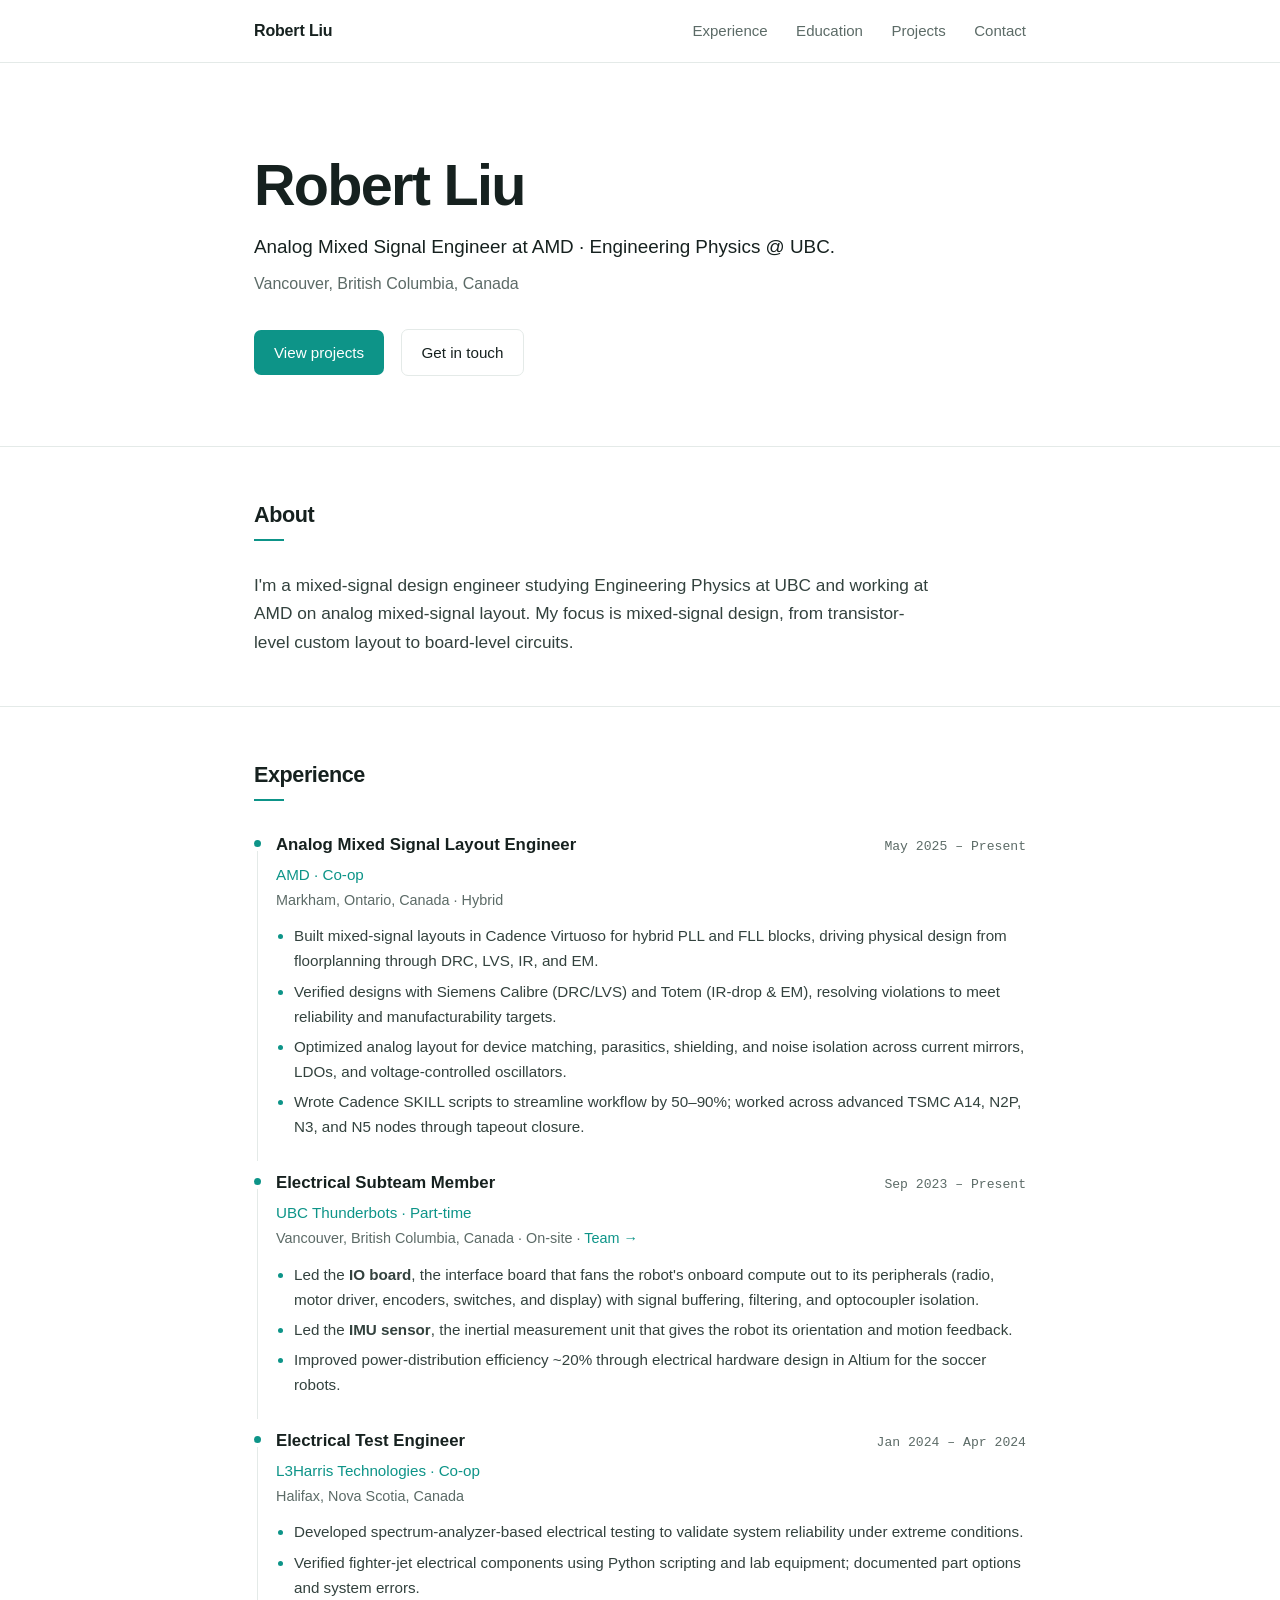
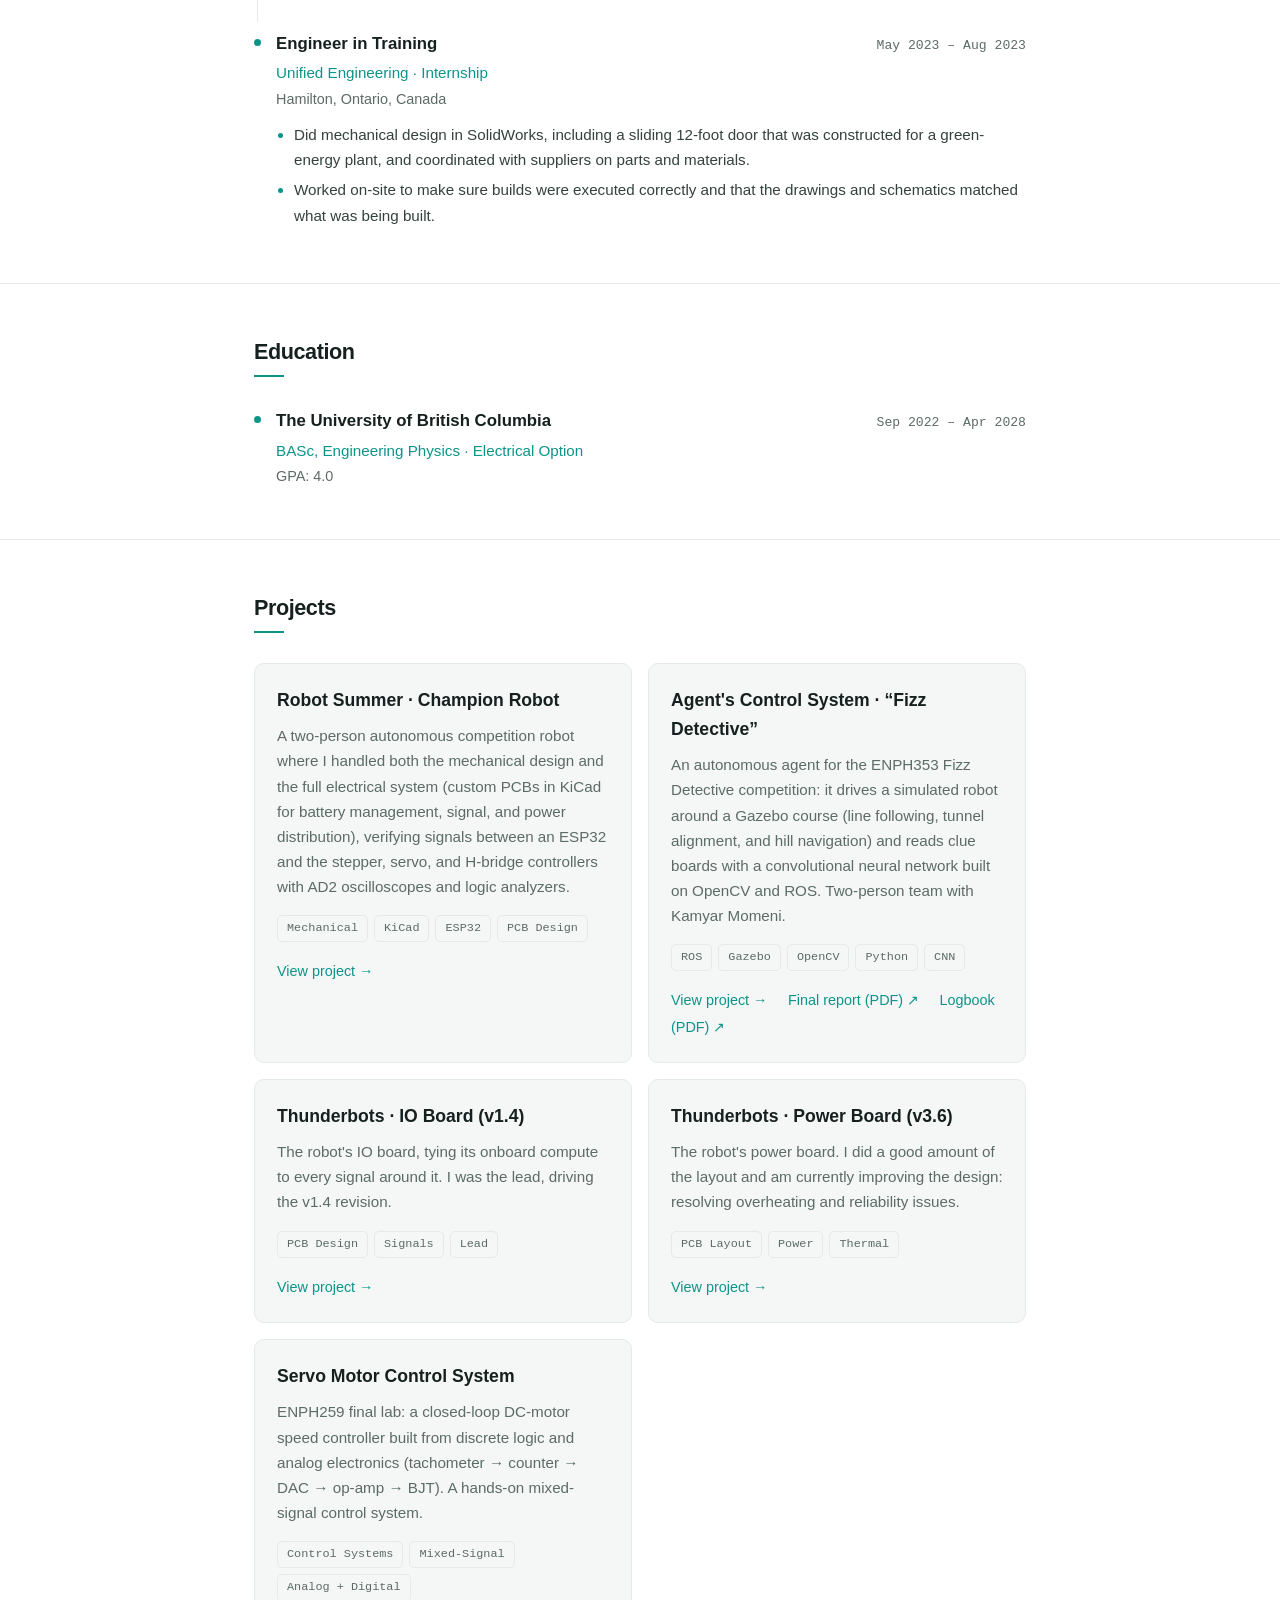
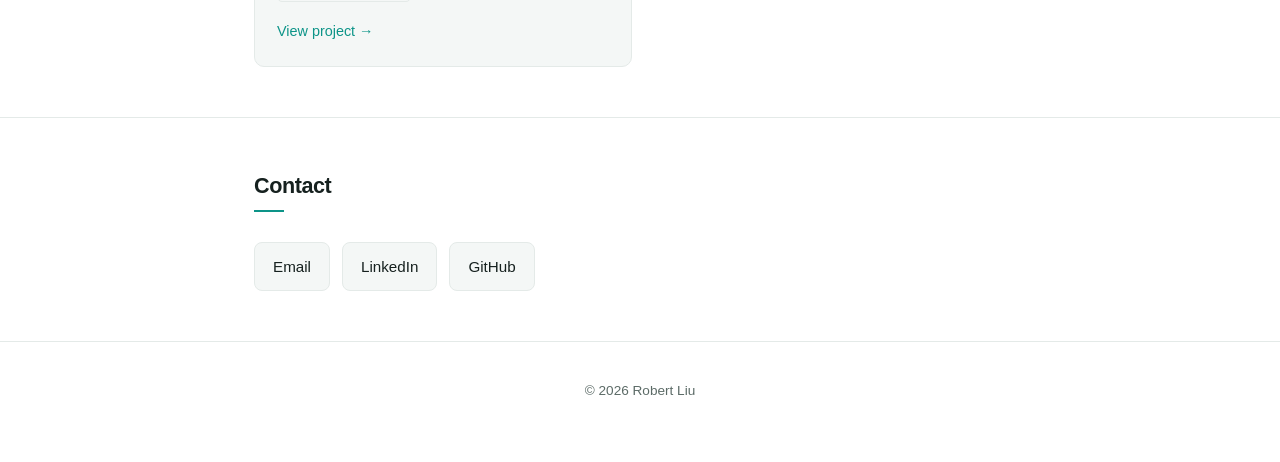
<file: index.html>
<!DOCTYPE html>
<html lang="en">
<head>
  <meta charset="UTF-8" />
  <meta name="viewport" content="width=device-width, initial-scale=1.0" />
  <title>Robert Liu</title>
  <meta name="description" content="Robert Liu · Analog Mixed Signal Layout Engineer at AMD, Engineering Physics @ UBC." />

  <!-- ==========================================================
       ROBERT: HOW TO EDIT
       - Content is filled in from your LinkedIn. Tweak any text.
       - To add a project, copy one <article class="card"> block
         inside the projects grid and fill in the blanks.
       - Re-theme by changing --accent in :root below.
  =========================================================== -->

  <style>
    :root {
      --bg:      #ffffff;
      --panel:   #f4f7f6;
      --text:    #16211f;
      --muted:   #5c6b67;
      --line:    #e4eae8;
      --accent:  #0d9488;   /* teal, tuned for light backgrounds */
      --prose:   #33423e;   /* body text */
      --max: 820px;
      --mono: ui-monospace, "SF Mono", "JetBrains Mono", Menlo, Consolas, monospace;
      --sans: -apple-system, BlinkMacSystemFont, "Segoe UI", Inter, Roboto, Helvetica, Arial, sans-serif;
    }

    * { box-sizing: border-box; }
    html { scroll-behavior: smooth; }
    body {
      margin: 0;
      background: var(--bg);
      color: var(--text);
      font-family: var(--sans);
      line-height: 1.65;
      -webkit-font-smoothing: antialiased;
    }
    .wrap { max-width: var(--max); margin: 0 auto; padding: 0 24px; }

    /* ---------- NAV ---------- */
    nav {
      position: sticky; top: 0; z-index: 20;
      background: color-mix(in srgb, var(--bg) 85%, transparent);
      backdrop-filter: blur(10px);
      border-bottom: 1px solid var(--line);
    }
    nav .wrap { display: flex; align-items: center; justify-content: space-between; height: 62px; }
    nav .brand { font-weight: 600; letter-spacing: -0.01em; }
    nav .links a {
      font-size: 0.94rem; color: var(--muted); text-decoration: none; margin-left: 24px;
    }
    nav .links a:hover { color: var(--accent); }
    @media (max-width: 620px) { nav .links a { margin-left: 15px; font-size: 0.85rem; } }

    /* ---------- HERO ---------- */
    header.hero { padding: 92px 0 70px; }
    header.hero h1 {
      font-size: clamp(2.4rem, 6.5vw, 3.6rem);
      margin: 0 0 16px; letter-spacing: -0.03em; line-height: 1.05; font-weight: 700;
    }
    header.hero .tagline { font-size: 1.18rem; color: var(--text); margin: 0 0 8px; max-width: 620px; }
    header.hero .location { color: var(--muted); font-size: 1rem; margin: 0 0 28px; }
    .cta a {
      font-size: 0.95rem; font-weight: 500;
      display: inline-block; margin-right: 12px; margin-top: 4px;
      padding: 10px 20px; border-radius: 7px; text-decoration: none;
    }
    .cta a.primary { background: var(--accent); color: #ffffff; }
    .cta a.secondary { border: 1px solid var(--line); color: var(--text); }
    .cta a:hover { opacity: 0.9; }
    .cta a.secondary:hover { border-color: var(--accent); color: var(--accent); opacity: 1; }

    /* ---------- SECTIONS ---------- */
    section { padding: 50px 0; border-top: 1px solid var(--line); }
    section h2 {
      font-size: 1.35rem; letter-spacing: -0.02em; margin: 0 0 30px; font-weight: 650;
      display: inline-block; position: relative; padding-bottom: 8px;
    }
    section h2::after {
      content: ""; position: absolute; left: 0; bottom: 0; width: 30px; height: 2px; background: var(--accent);
    }

    /* Experience / Education entries */
    .entry { position: relative; padding-left: 22px; margin-bottom: 30px; }
    .entry:last-child { margin-bottom: 0; }
    .entry::before {
      content: ""; position: absolute; left: 0; top: 9px;
      width: 7px; height: 7px; border-radius: 50%; background: var(--accent);
    }
    .entry::after {
      content: ""; position: absolute; left: 3px; top: 20px; bottom: -22px;
      width: 1px; background: var(--line);
    }
    .entry:last-child::after { display: none; }
    .entry .row { display: flex; justify-content: space-between; align-items: baseline; gap: 12px; }
    .entry .role { font-weight: 650; margin: 0; font-size: 1.05rem; }
    .entry .date { font-family: var(--mono); color: var(--muted); font-size: 0.82rem; white-space: nowrap; }
    .entry .company { color: var(--accent); font-size: 0.95rem; margin: 3px 0 2px; }
    .entry .meta { color: var(--muted); font-size: 0.9rem; margin: 0; }
    .entry .meta a { color: var(--accent); text-decoration: none; }
    .entry .meta a:hover { text-decoration: underline; }
    .entry ul.bullets { margin: 11px 0 0; padding-left: 18px; }
    .entry ul.bullets li { color: var(--prose); font-size: 0.95rem; margin-bottom: 5px; }
    .entry ul.bullets li::marker { color: var(--accent); }
    @media (max-width: 540px) { .entry .row { flex-direction: column; gap: 2px; } }

    .about p { margin: 0; font-size: 1.08rem; max-width: 680px; color: var(--prose); }

    /* Projects */
    .grid { display: grid; grid-template-columns: 1fr 1fr; gap: 16px; }
    @media (max-width: 620px) { .grid { grid-template-columns: 1fr; } }
    .card {
      border: 1px solid var(--line); background: var(--panel);
      border-radius: 10px; padding: 22px; transition: border-color .15s, transform .15s;
    }
    .card:hover { border-color: var(--accent); transform: translateY(-2px); }
    .card h3 { margin: 0 0 8px; font-size: 1.1rem; }
    .card p { margin: 0 0 16px; color: var(--muted); font-size: 0.95rem; }
    .card .tags { display: flex; flex-wrap: wrap; gap: 6px; margin-bottom: 16px; }
    .card .tag {
      font-family: var(--mono); font-size: 0.74rem; color: var(--muted);
      border: 1px solid var(--line); border-radius: 5px; padding: 3px 9px;
    }
    .card .plinks a {
      color: var(--accent); text-decoration: none; font-size: 0.9rem; margin-right: 16px;
    }
    .card .plinks a:hover { text-decoration: underline; }

    /* Contact */
    .contact-links { display: flex; flex-wrap: wrap; gap: 12px; }
    .contact-links a {
      font-size: 0.95rem;
      display: inline-flex; align-items: center; gap: 8px;
      border: 1px solid var(--line); border-radius: 8px; padding: 11px 18px;
      text-decoration: none; color: var(--text); background: var(--panel);
    }
    .contact-links a:hover { border-color: var(--accent); color: var(--accent); }

    footer { padding: 38px 0 60px; color: var(--muted); font-size: 0.85rem; text-align: center; border-top: 1px solid var(--line); }
  </style>
</head>
<body>

  <nav>
    <div class="wrap">
      <span class="brand">Robert Liu</span>
      <div class="links">
        <a href="#experience">Experience</a>
        <a href="#education">Education</a>
        <a href="#projects">Projects</a>
        <a href="#contact">Contact</a>
      </div>
    </div>
  </nav>

  <!-- ============ HERO ============ -->
  <header class="hero">
    <div class="wrap">
      <h1>Robert Liu</h1>
      <p class="tagline">Analog Mixed Signal Engineer at AMD · Engineering Physics @ UBC.</p>
      <p class="location">Vancouver, British Columbia, Canada</p>
      <div class="cta">
        <a class="primary" href="#projects">View projects</a>
        <a class="secondary" href="#contact">Get in touch</a>
      </div>
    </div>
  </header>

  <!-- ============ ABOUT ============ -->
  <section id="about" class="about">
    <div class="wrap">
      <h2>About</h2>
      <!-- EDIT: rewrite in your own voice anytime -->
      <p>I'm a mixed-signal design engineer studying Engineering Physics at UBC and working at AMD on analog mixed-signal layout. My focus is mixed-signal design, from transistor-level custom layout to board-level circuits.</p>
    </div>
  </section>

  <!-- ============ EXPERIENCE ============ -->
  <section id="experience">
    <div class="wrap">
      <h2>Experience</h2>

      <div class="entry">
        <div class="row">
          <p class="role">Analog Mixed Signal Layout Engineer</p>
          <span class="date">May 2025 – Present</span>
        </div>
        <div class="company">AMD · Co-op</div>
        <p class="meta">Markham, Ontario, Canada · Hybrid</p>
        <ul class="bullets">
          <li>Built mixed-signal layouts in Cadence Virtuoso for hybrid PLL and FLL blocks, driving physical design from floorplanning through DRC, LVS, IR, and EM.</li>
          <li>Verified designs with Siemens Calibre (DRC/LVS) and Totem (IR-drop &amp; EM), resolving violations to meet reliability and manufacturability targets.</li>
          <li>Optimized analog layout for device matching, parasitics, shielding, and noise isolation across current mirrors, LDOs, and voltage-controlled oscillators.</li>
          <li>Wrote Cadence SKILL scripts to streamline workflow by 50–90%; worked across advanced TSMC A14, N2P, N3, and N5 nodes through tapeout closure.</li>
        </ul>
      </div>

      <div class="entry">
        <div class="row">
          <p class="role">Electrical Subteam Member</p>
          <span class="date">Sep 2023 – Present</span>
        </div>
        <div class="company">UBC Thunderbots · Part-time</div>
        <p class="meta">Vancouver, British Columbia, Canada · On-site · <a href="https://www.youtube.com/@UBCThunderbots" target="_blank" rel="noopener">Team →</a></p>
        <ul class="bullets">
          <li>Led the <b>IO board</b>, the interface board that fans the robot's onboard compute out to its peripherals (radio, motor driver, encoders, switches, and display) with signal buffering, filtering, and optocoupler isolation.</li>
          <li>Led the <b>IMU sensor</b>, the inertial measurement unit that gives the robot its orientation and motion feedback.</li>
          <li>Improved power-distribution efficiency ~20% through electrical hardware design in Altium for the soccer robots.</li>
        </ul>
      </div>

      <div class="entry">
        <div class="row">
          <p class="role">Electrical Test Engineer</p>
          <span class="date">Jan 2024 – Apr 2024</span>
        </div>
        <div class="company">L3Harris Technologies · Co-op</div>
        <p class="meta">Halifax, Nova Scotia, Canada</p>
        <ul class="bullets">
          <li>Developed spectrum-analyzer-based electrical testing to validate system reliability under extreme conditions.</li>
          <li>Verified fighter-jet electrical components using Python scripting and lab equipment; documented part options and system errors.</li>
        </ul>
      </div>

      <div class="entry">
        <div class="row">
          <p class="role">Engineer in Training</p>
          <span class="date">May 2023 – Aug 2023</span>
        </div>
        <div class="company">Unified Engineering · Internship</div>
        <p class="meta">Hamilton, Ontario, Canada</p>
        <ul class="bullets">
          <li>Did mechanical design in SolidWorks, including a sliding 12-foot door that was constructed for a green-energy plant, and coordinated with suppliers on parts and materials.</li>
          <li>Worked on-site to make sure builds were executed correctly and that the drawings and schematics matched what was being built.</li>
        </ul>
      </div>

    </div>
  </section>

  <!-- ============ EDUCATION ============ -->
  <section id="education">
    <div class="wrap">
      <h2>Education</h2>
      <div class="entry">
        <div class="row">
          <p class="role">The University of British Columbia</p>
          <span class="date">Sep 2022 – Apr 2028</span>
        </div>
        <div class="company">BASc, Engineering Physics · Electrical Option</div>
        <p class="meta">GPA: 4.0</p>
      </div>
    </div>
  </section>

  <!-- ============ PROJECTS ============ -->
  <section id="projects">
    <div class="wrap">
      <h2>Projects</h2>
      <div class="grid">

        <article class="card">
          <h3>Robot Summer · Champion Robot</h3>
          <p>A two-person autonomous competition robot where I handled both the mechanical design and the full electrical system (custom PCBs in KiCad for battery management, signal, and power distribution), verifying signals between an ESP32 and the stepper, servo, and H-bridge controllers with AD2 oscilloscopes and logic analyzers.</p>
          <div class="tags">
            <span class="tag">Mechanical</span>
            <span class="tag">KiCad</span>
            <span class="tag">ESP32</span>
            <span class="tag">PCB Design</span>
          </div>
          <div class="plinks">
            <a href="robot-summer.html">View project →</a>
          </div>
        </article>

        <article class="card">
          <h3>Agent's Control System · “Fizz Detective”</h3>
          <p>An autonomous agent for the ENPH353 Fizz Detective competition: it drives a simulated robot around a Gazebo course (line following, tunnel alignment, and hill navigation) and reads clue boards with a convolutional neural network built on OpenCV and ROS. Two-person team with Kamyar Momeni.</p>
          <div class="tags">
            <span class="tag">ROS</span>
            <span class="tag">Gazebo</span>
            <span class="tag">OpenCV</span>
            <span class="tag">Python</span>
            <span class="tag">CNN</span>
          </div>
          <div class="plinks">
            <a href="fizz-detective.html">View project →</a>
            <a href="/ENPH353_Final_Report.pdf" target="_blank" rel="noopener">Final report (PDF) ↗</a>
            <a href="/ENPH353_Logbook.pdf" target="_blank" rel="noopener">Logbook (PDF) ↗</a>
          </div>
        </article>

        <article class="card">
          <h3>Thunderbots · IO Board (v1.4)</h3>
          <p>The robot's IO board, tying its onboard compute to every signal around it. I was the lead, driving the v1.4 revision.</p>
          <div class="tags">
            <span class="tag">PCB Design</span>
            <span class="tag">Signals</span>
            <span class="tag">Lead</span>
          </div>
          <div class="plinks">
            <a href="interconnect-board.html">View project →</a>
          </div>
        </article>

        <article class="card">
          <h3>Thunderbots · Power Board (v3.6)</h3>
          <p>The robot's power board. I did a good amount of the layout and am currently improving the design: resolving overheating and reliability issues.</p>
          <div class="tags">
            <span class="tag">PCB Layout</span>
            <span class="tag">Power</span>
            <span class="tag">Thermal</span>
          </div>
          <div class="plinks">
            <a href="power-board.html">View project →</a>
          </div>
        </article>

        <article class="card">
          <h3>Servo Motor Control System</h3>
          <p>ENPH259 final lab: a closed-loop DC-motor speed controller built from discrete logic and analog electronics (tachometer → counter → DAC → op-amp → BJT). A hands-on mixed-signal control system.</p>
          <div class="tags">
            <span class="tag">Control Systems</span>
            <span class="tag">Mixed-Signal</span>
            <span class="tag">Analog + Digital</span>
          </div>
          <div class="plinks">
            <a href="servo-motor-lab.html">View project →</a>
          </div>
        </article>

      </div>
    </div>
  </section>

  <!-- ============ CONTACT ============ -->
  <section id="contact">
    <div class="wrap">
      <h2>Contact</h2>
      <div class="contact-links">
        <a href="mailto:robertliu401@gmail.com">Email</a>
        <a href="https://www.linkedin.com/in/robert-liu-1a3730137/" target="_blank" rel="noopener">LinkedIn</a>
        <a href="https://github.com/robertliu4" target="_blank" rel="noopener">GitHub</a>
      </div>
    </div>
  </section>

  <footer>
    <div class="wrap">© <span id="year"></span> Robert Liu</div>
  </footer>

  <script>
    document.getElementById("year").textContent = new Date().getFullYear();
  </script>
</body>
</html>
</file>
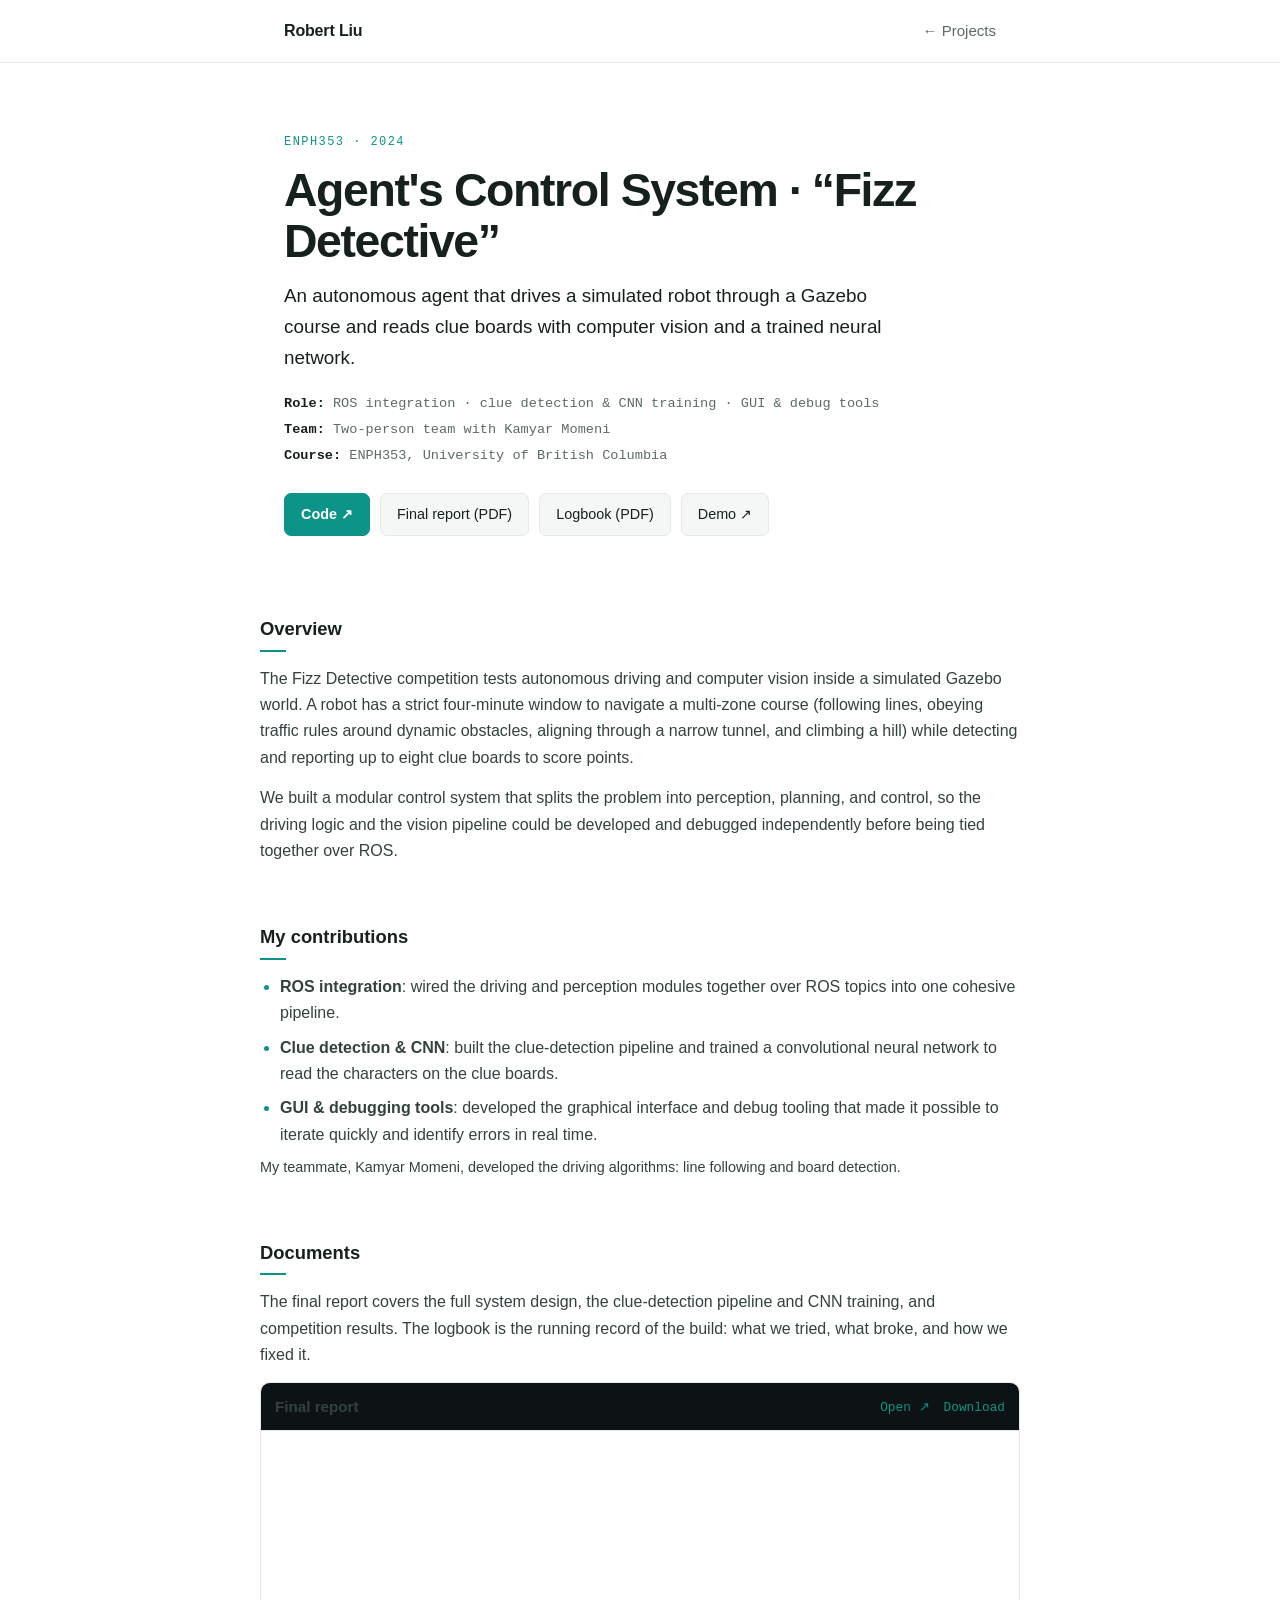
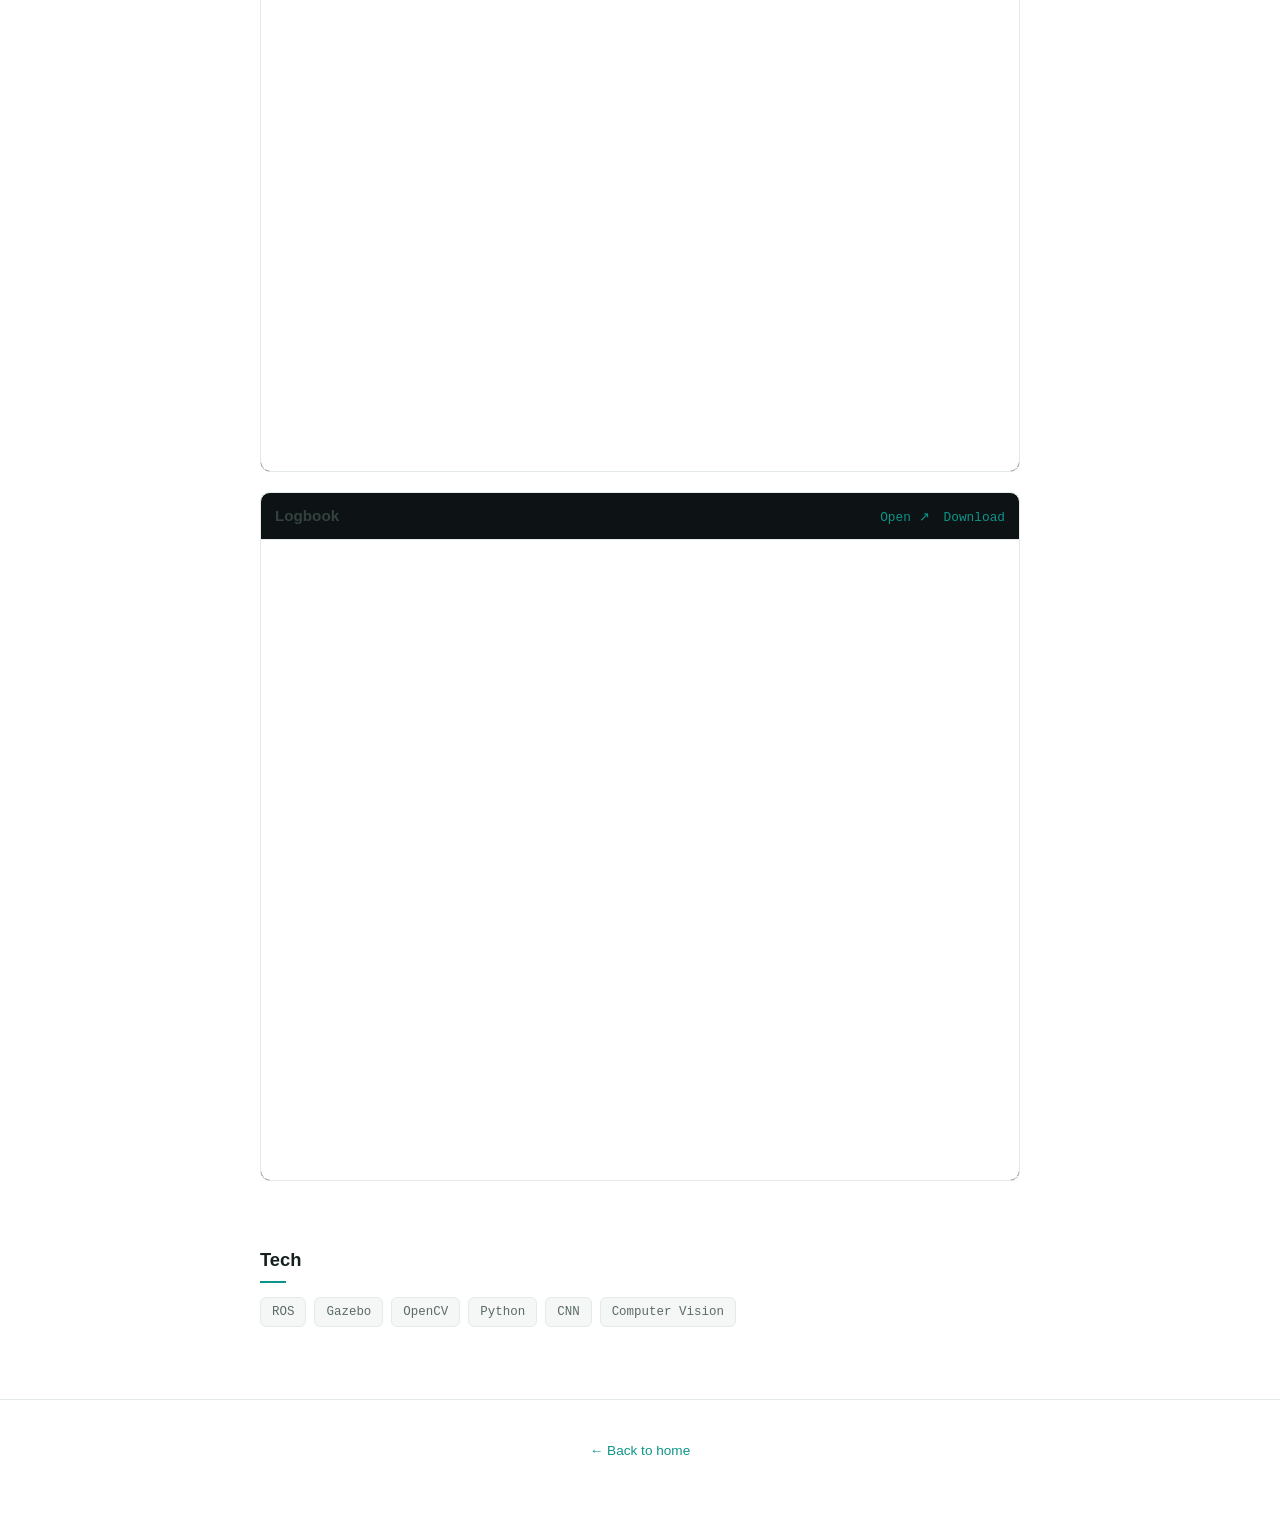
<file: fizz-detective.html>
<!DOCTYPE html>
<html lang="en">
<head>
  <meta charset="UTF-8" />
  <meta name="viewport" content="width=device-width, initial-scale=1.0" />
  <title>Agent's Control System (Fizz Detective) · Robert Liu</title>
  <meta name="description" content="ENPH353 Fizz Detective: an autonomous simulated agent with CNN-based clue recognition." />
  <link rel="stylesheet" href="style.css" />
</head>
<body>
  <nav>
    <div class="wrap">
      <a class="brand" href="/">Robert Liu</a>
      <div class="links"><a href="/#projects">← Projects</a></div>
    </div>
  </nav>

  <header class="hero">
    <div class="wrap">
      <span class="eyebrow">ENPH353 · 2024</span>
      <h1>Agent's Control System · “Fizz Detective”</h1>
      <p class="lead">An autonomous agent that drives a simulated robot through a Gazebo course and reads clue boards with computer vision and a trained neural network.</p>
      <p class="meta">
        <b>Role:</b> ROS integration · clue detection &amp; CNN training · GUI &amp; debug tools<br />
        <b>Team:</b> Two-person team with Kamyar Momeni<br />
        <b>Course:</b> ENPH353, University of British Columbia
      </p>
      <div class="actions">
        <a class="primary" href="https://github.com/kmomeni04/Robot_Controller/tree/main" target="_blank" rel="noopener">Code ↗</a>
        <a href="/ENPH353_Final_Report.pdf" target="_blank" rel="noopener">Final report (PDF)</a>
        <a href="/ENPH353_Logbook.pdf" target="_blank" rel="noopener">Logbook (PDF)</a>
        <a href="https://www.youtube.com/watch?v=oxuRxtrO2Ag" target="_blank" rel="noopener">Demo ↗</a>
      </div>
    </div>
  </header>

  <main class="content wrap">
    <section>
      <h2>Overview</h2>
      <p>The Fizz Detective competition tests autonomous driving and computer vision inside a simulated Gazebo world. A robot has a strict four-minute window to navigate a multi-zone course (following lines, obeying traffic rules around dynamic obstacles, aligning through a narrow tunnel, and climbing a hill) while detecting and reporting up to eight clue boards to score points.</p>
      <p>We built a modular control system that splits the problem into perception, planning, and control, so the driving logic and the vision pipeline could be developed and debugged independently before being tied together over ROS.</p>
    </section>

    <section>
      <h2>My contributions</h2>
      <ul>
        <li><b>ROS integration</b>: wired the driving and perception modules together over ROS topics into one cohesive pipeline.</li>
        <li><b>Clue detection &amp; CNN</b>: built the clue-detection pipeline and trained a convolutional neural network to read the characters on the clue boards.</li>
        <li><b>GUI &amp; debugging tools</b>: developed the graphical interface and debug tooling that made it possible to iterate quickly and identify errors in real time.</li>
      </ul>
      <p class="note">My teammate, Kamyar Momeni, developed the driving algorithms: line following and board detection.</p>
    </section>

    <section>
      <h2>Documents</h2>
      <p>The final report covers the full system design, the clue-detection pipeline and CNN training, and competition results. The logbook is the running record of the build: what we tried, what broke, and how we fixed it.</p>
      <div class="doc">
        <div class="doc-head">
          <b>Final report</b>
          <span><a href="/ENPH353_Final_Report.pdf" target="_blank" rel="noopener">Open ↗</a><a href="/ENPH353_Final_Report.pdf" download>Download</a></span>
        </div>
        <iframe src="/ENPH353_Final_Report.pdf#view=FitH" title="ENPH353 final report (PDF)" loading="lazy"></iframe>
      </div>
      <div class="doc">
        <div class="doc-head">
          <b>Logbook</b>
          <span><a href="/ENPH353_Logbook.pdf" target="_blank" rel="noopener">Open ↗</a><a href="/ENPH353_Logbook.pdf" download>Download</a></span>
        </div>
        <iframe src="/ENPH353_Logbook.pdf#view=FitH" title="ENPH353 logbook (PDF)" loading="lazy"></iframe>
      </div>
    </section>

    <section>
      <h2>Tech</h2>
      <div class="tags">
        <span>ROS</span>
        <span>Gazebo</span>
        <span>OpenCV</span>
        <span>Python</span>
        <span>CNN</span>
        <span>Computer Vision</span>
      </div>
    </section>
  </main>

  <footer><div class="wrap"><a href="/">← Back to home</a></div></footer>
</body>
</html>
</file>
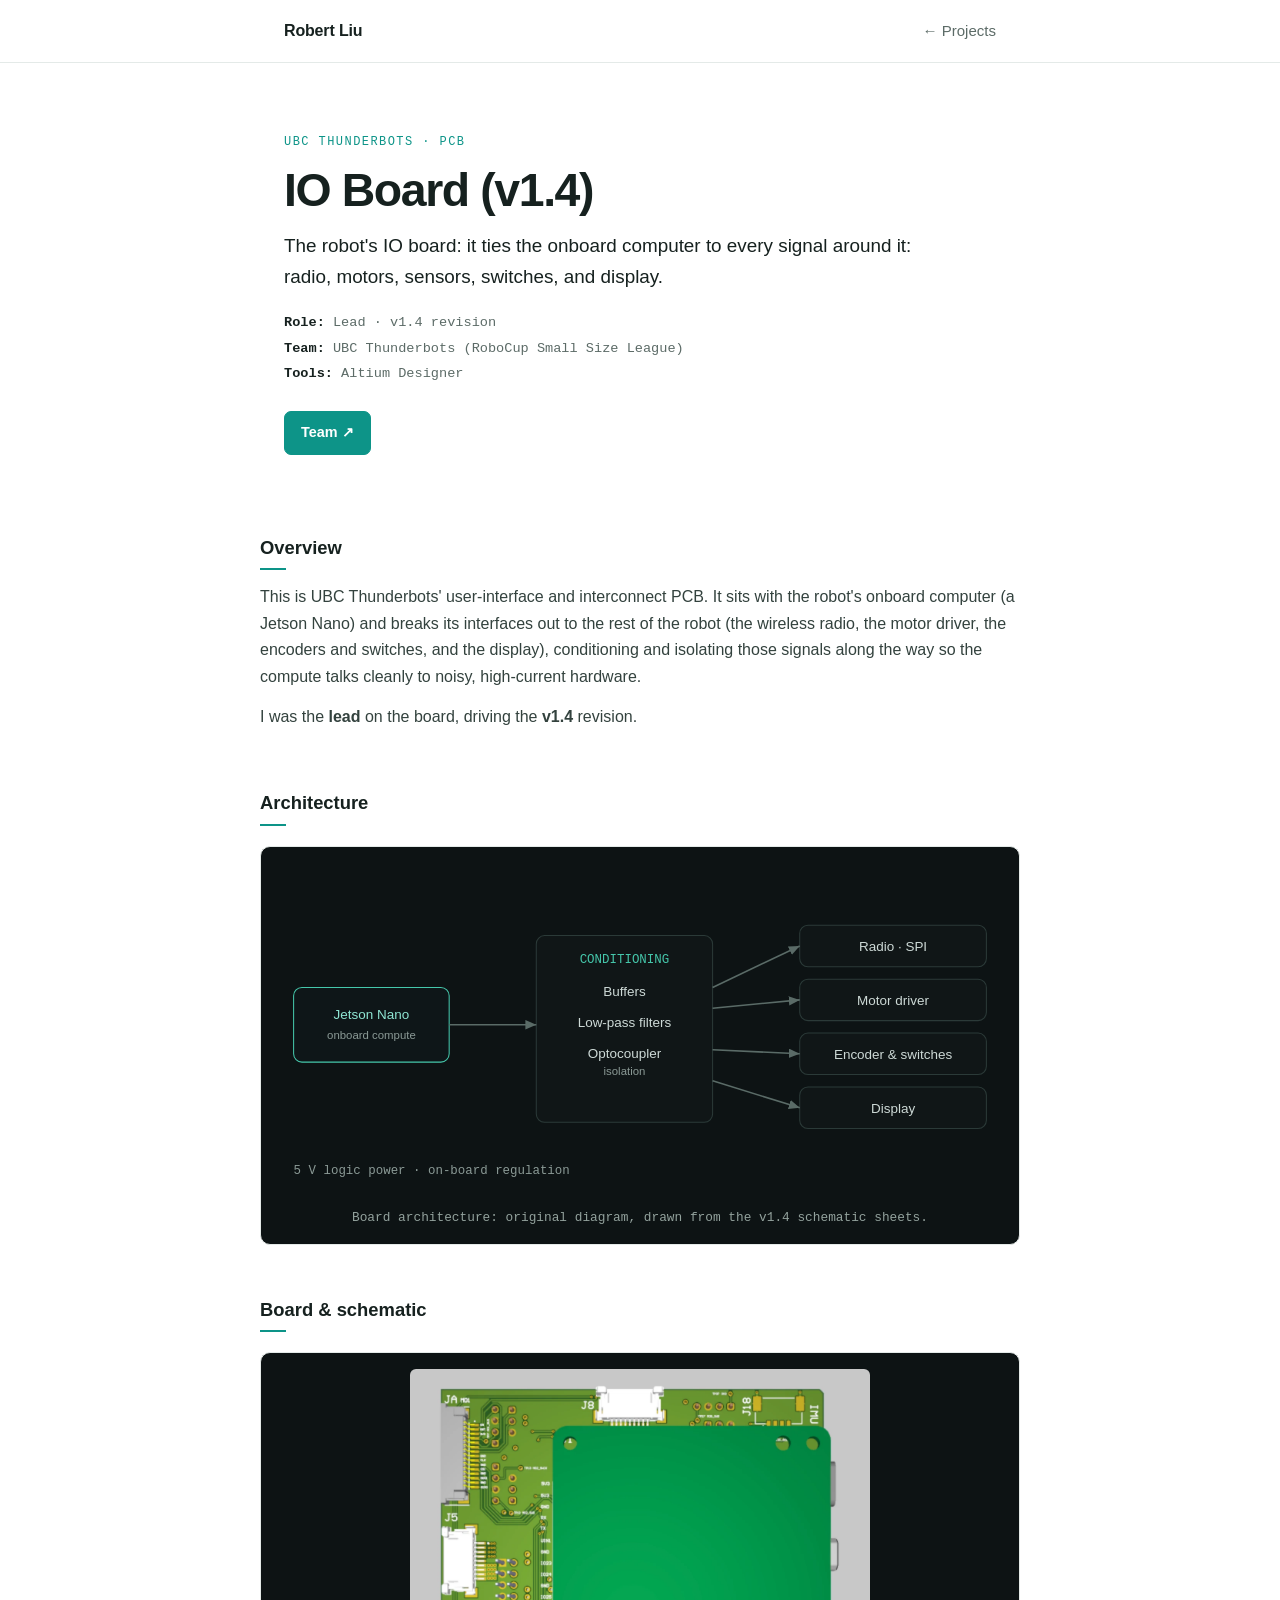
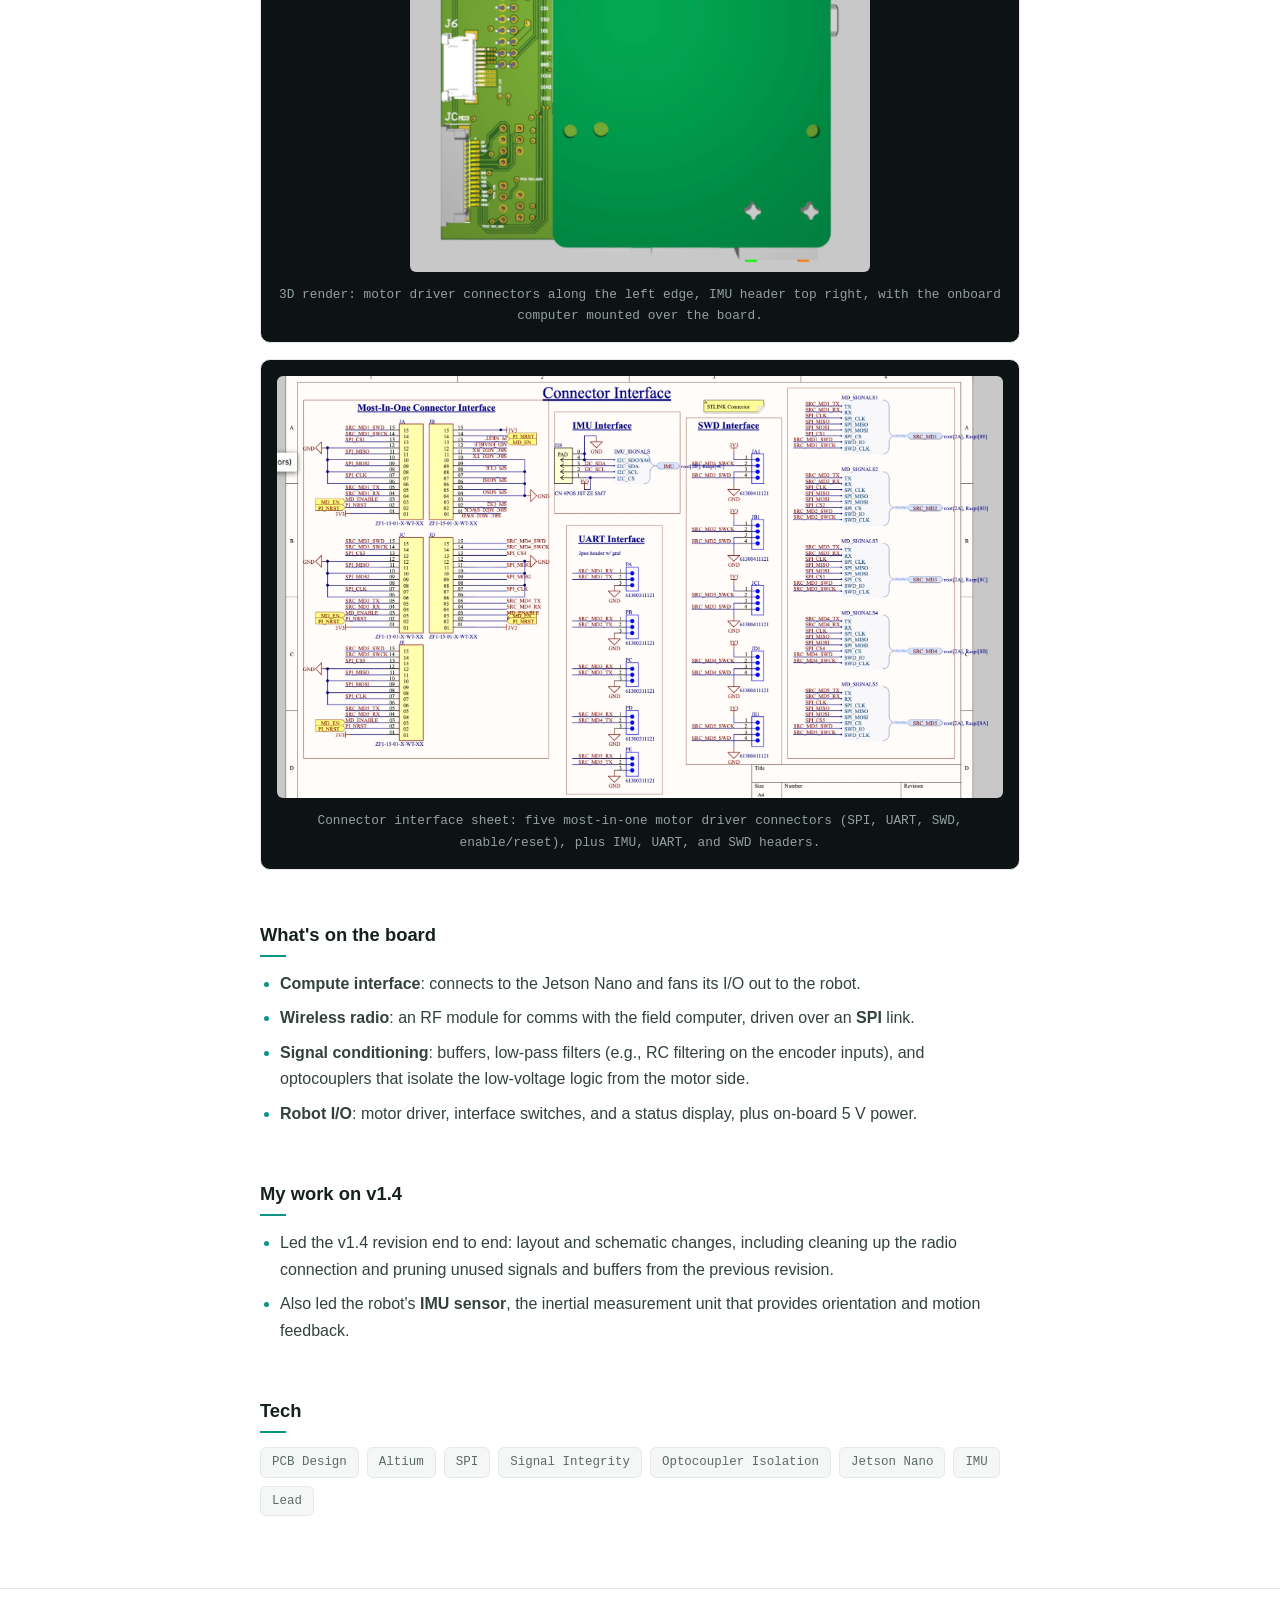
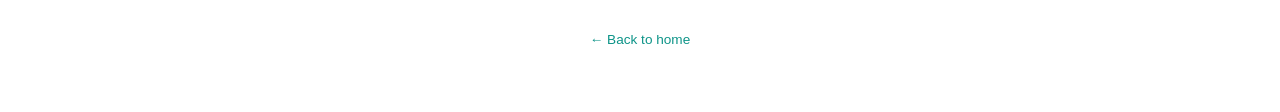
<file: interconnect-board.html>
<!DOCTYPE html>
<html lang="en">
<head>
  <meta charset="UTF-8" />
  <meta name="viewport" content="width=device-width, initial-scale=1.0" />
  <title>Thunderbots IO Board (v1.4) · Robert Liu</title>
  <meta name="description" content="UBC Thunderbots IO board (v1.4), led by Robert Liu: breaks the onboard compute's interfaces out to the robot: radio over SPI, motor driver, filtered I/O, isolation." />
  <link rel="stylesheet" href="style.css" />
</head>
<body>
  <nav>
    <div class="wrap">
      <a class="brand" href="/">Robert Liu</a>
      <div class="links"><a href="/#projects">← Projects</a></div>
    </div>
  </nav>

  <header class="hero">
    <div class="wrap">
      <span class="eyebrow">UBC Thunderbots · PCB</span>
      <h1>IO Board (v1.4)</h1>
      <p class="lead">The robot's IO board: it ties the onboard computer to every signal around it: radio, motors, sensors, switches, and display.</p>
      <p class="meta">
        <b>Role:</b> Lead · v1.4 revision<br />
        <b>Team:</b> UBC Thunderbots (RoboCup Small Size League)<br />
        <b>Tools:</b> Altium Designer
      </p>
      <div class="actions">
        <a class="primary" href="https://www.youtube.com/@UBCThunderbots" target="_blank" rel="noopener">Team ↗</a>
      </div>
    </div>
  </header>

  <main class="content wrap">
    <section>
      <h2>Overview</h2>
      <p>This is UBC Thunderbots' user-interface and interconnect PCB. It sits with the robot's onboard computer (a Jetson Nano) and breaks its interfaces out to the rest of the robot (the wireless radio, the motor driver, the encoders and switches, and the display), conditioning and isolating those signals along the way so the compute talks cleanly to noisy, high-current hardware.</p>
      <p>I was the <b>lead</b> on the board, driving the <b>v1.4</b> revision.</p>
    </section>

    <section>
      <h2>Architecture</h2>
      <figure class="figure">
        <svg viewBox="0 0 700 320" role="img" aria-label="Interconnect board architecture block diagram">
          <defs>
            <marker id="ar2" markerWidth="9" markerHeight="9" refX="7" refY="3" orient="auto">
              <path d="M0,0 L7,3 L0,6 Z" fill="#5a6b67" />
            </marker>
          </defs>
          <g font-family="-apple-system, Segoe UI, sans-serif" font-size="13" fill="#cdd9d6" text-anchor="middle">
            <!-- compute -->
            <rect x="16" y="120" width="150" height="72" rx="8" fill="#0e1618" stroke="#45c7ab"/>
            <text x="91" y="150" fill="#8fe6d3">Jetson Nano</text>
            <text x="91" y="170" font-size="11" fill="#8b9a96">onboard compute</text>

            <!-- conditioning -->
            <rect x="250" y="70" width="170" height="180" rx="8" fill="#101617" stroke="#2b3a38"/>
            <text x="335" y="96" font-size="12" fill="#45c7ab" font-family="monospace">CONDITIONING</text>
            <text x="335" y="128">Buffers</text>
            <text x="335" y="158">Low-pass filters</text>
            <text x="335" y="188">Optocoupler</text>
            <text x="335" y="204" font-size="11" fill="#8b9a96">isolation</text>

            <!-- peripherals -->
            <rect x="504" y="60"  width="180" height="40" rx="8" fill="#101617" stroke="#2b3a38"/>
            <text x="594" y="85">Radio · SPI</text>
            <rect x="504" y="112" width="180" height="40" rx="8" fill="#101617" stroke="#2b3a38"/>
            <text x="594" y="137">Motor driver</text>
            <rect x="504" y="164" width="180" height="40" rx="8" fill="#101617" stroke="#2b3a38"/>
            <text x="594" y="189">Encoder &amp; switches</text>
            <rect x="504" y="216" width="180" height="40" rx="8" fill="#101617" stroke="#2b3a38"/>
            <text x="594" y="241">Display</text>
          </g>
          <!-- arrows compute <-> conditioning -->
          <line x1="166" y1="156" x2="250" y2="156" stroke="#5a6b67" stroke-width="1.5" marker-end="url(#ar2)"/>
          <!-- conditioning -> peripherals -->
          <line x1="420" y1="120" x2="504" y2="80"  stroke="#5a6b67" stroke-width="1.5" marker-end="url(#ar2)"/>
          <line x1="420" y1="140" x2="504" y2="132" stroke="#5a6b67" stroke-width="1.5" marker-end="url(#ar2)"/>
          <line x1="420" y1="180" x2="504" y2="184" stroke="#5a6b67" stroke-width="1.5" marker-end="url(#ar2)"/>
          <line x1="420" y1="210" x2="504" y2="236" stroke="#5a6b67" stroke-width="1.5" marker-end="url(#ar2)"/>
          <!-- power note -->
          <text x="16" y="300" font-family="monospace" font-size="12" fill="#8b9a96">5 V logic power · on-board regulation</text>
        </svg>
        <figcaption>Board architecture: original diagram, drawn from the v1.4 schematic sheets.</figcaption>
      </figure>
    </section>

    <section>
      <h2>Board &amp; schematic</h2>
      <figure class="figure narrow">
        <img src="images/io-board-3d.webp" alt="3D render of the IO board in Altium: most-in-one motor driver connectors JA and JC and connectors J5, J6, and J8 along the left and top edges, with the onboard computer mounted over the right side of the board" loading="lazy" />
        <figcaption>3D render: motor driver connectors along the left edge, IMU header top right, with the onboard computer mounted over the board.</figcaption>
      </figure>
      <figure class="figure">
        <a href="images/io-board-connector-schematic.webp" target="_blank" rel="noopener"><img src="images/io-board-connector-schematic.webp" alt="Connector Interface schematic sheet: five 15-pin most-in-one motor driver connectors carrying SPI, UART, SWD, enable and reset, plus IMU, UART, and SWD debug headers" loading="lazy" /></a>
        <figcaption>Connector interface sheet: five most-in-one motor driver connectors (SPI, UART, SWD, enable/reset), plus IMU, UART, and SWD headers.</figcaption>
      </figure>
    </section>

    <section>
      <h2>What's on the board</h2>
      <ul>
        <li><b>Compute interface</b>: connects to the Jetson Nano and fans its I/O out to the robot.</li>
        <li><b>Wireless radio</b>: an RF module for comms with the field computer, driven over an <b>SPI</b> link.</li>
        <li><b>Signal conditioning</b>: buffers, low-pass filters (e.g., RC filtering on the encoder inputs), and optocouplers that isolate the low-voltage logic from the motor side.</li>
        <li><b>Robot I/O</b>: motor driver, interface switches, and a status display, plus on-board 5 V power.</li>
      </ul>
    </section>

    <section>
      <h2>My work on v1.4</h2>
      <ul>
        <li>Led the v1.4 revision end to end: layout and schematic changes, including cleaning up the radio connection and pruning unused signals and buffers from the previous revision.</li>
        <li>Also led the robot's <b>IMU sensor</b>, the inertial measurement unit that provides orientation and motion feedback.</li>
      </ul>
    </section>

    <section>
      <h2>Tech</h2>
      <div class="tags">
        <span>PCB Design</span>
        <span>Altium</span>
        <span>SPI</span>
        <span>Signal Integrity</span>
        <span>Optocoupler Isolation</span>
        <span>Jetson Nano</span>
        <span>IMU</span>
        <span>Lead</span>
      </div>
    </section>
  </main>

  <footer><div class="wrap"><a href="/">← Back to home</a></div></footer>
</body>
</html>
</file>
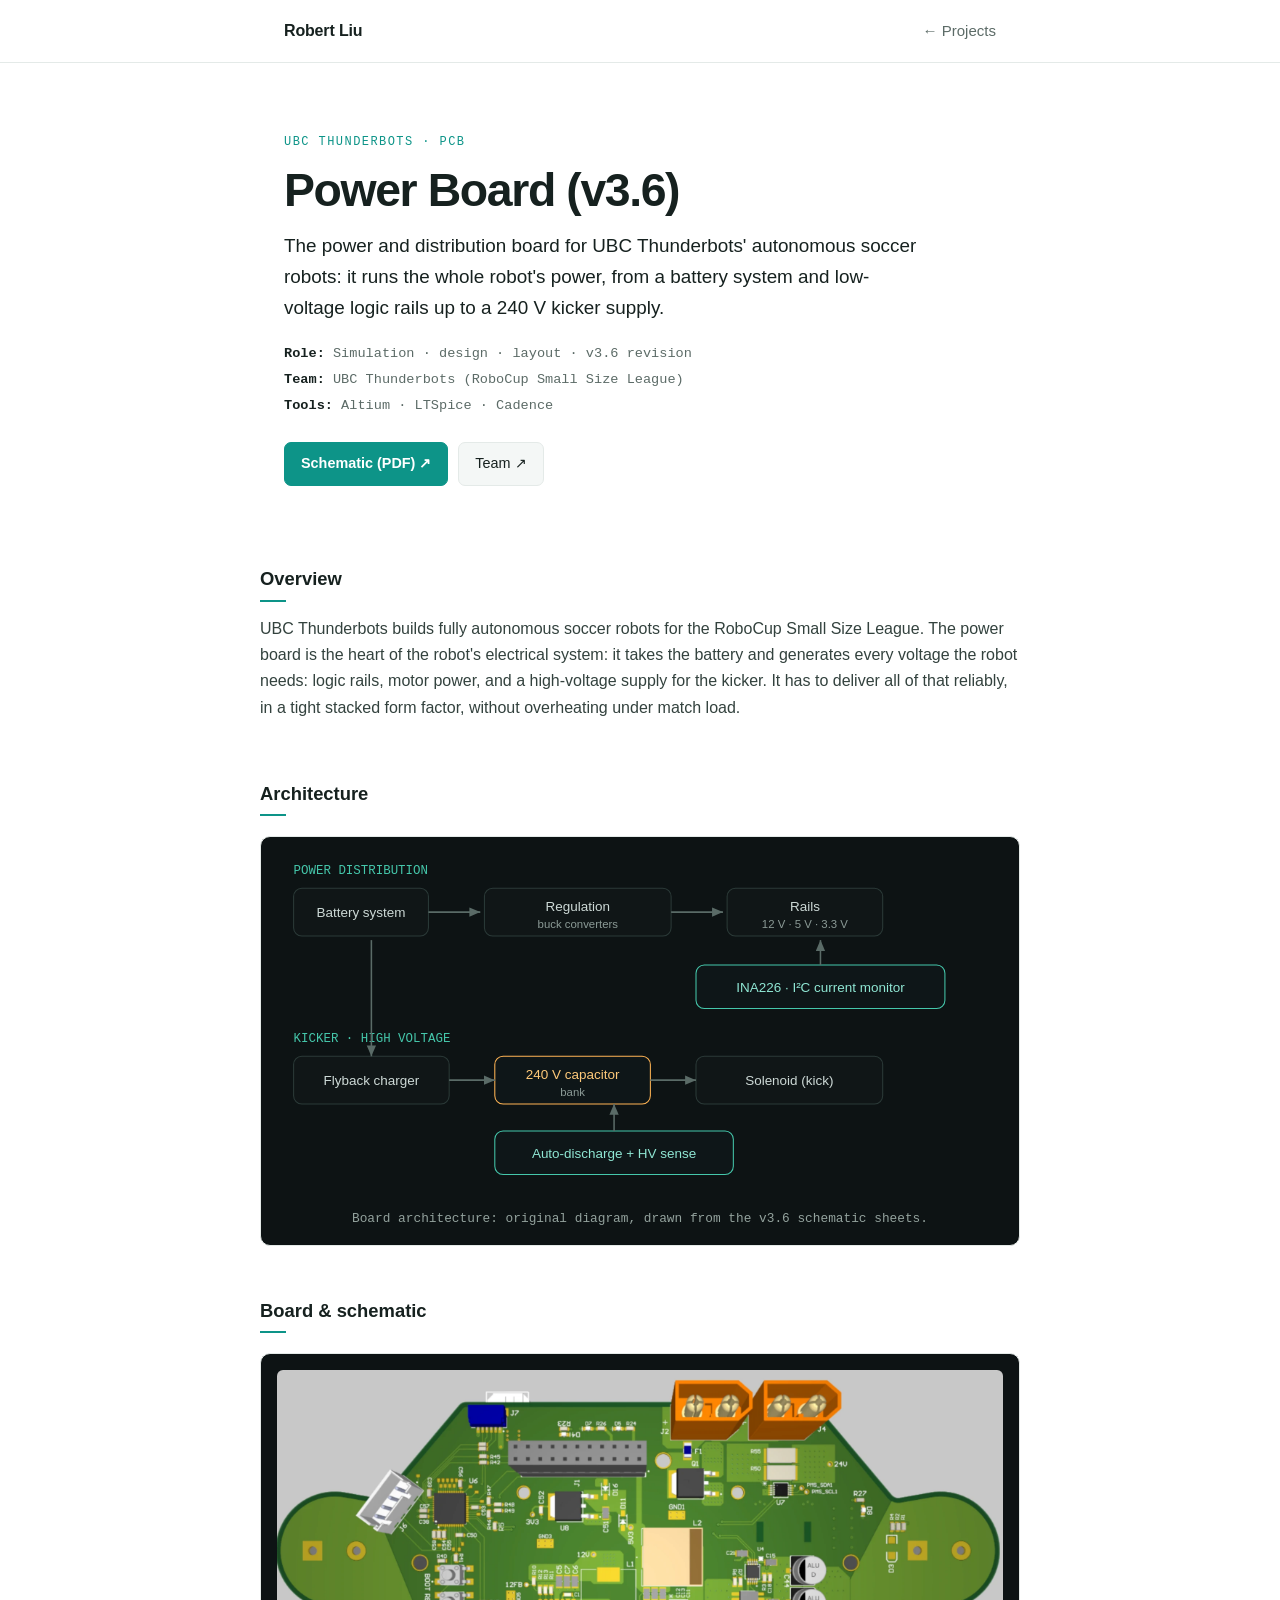
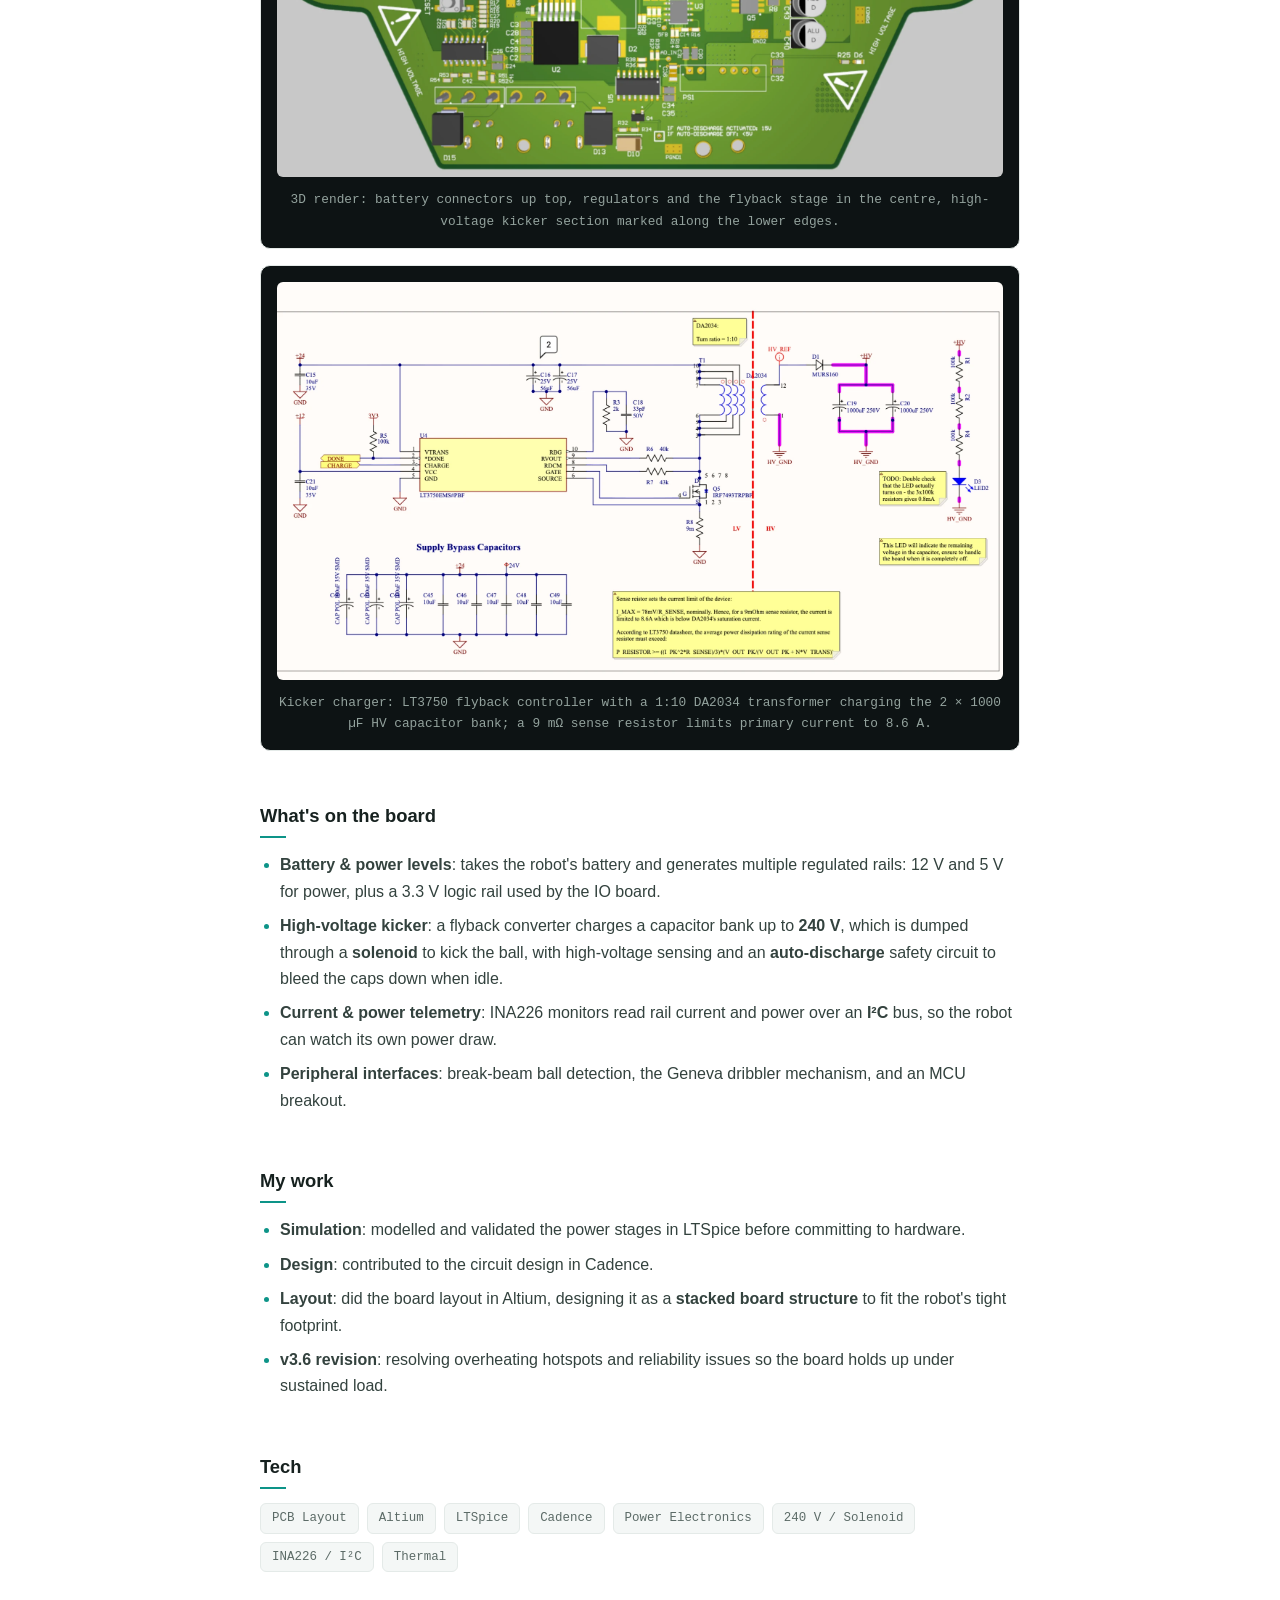
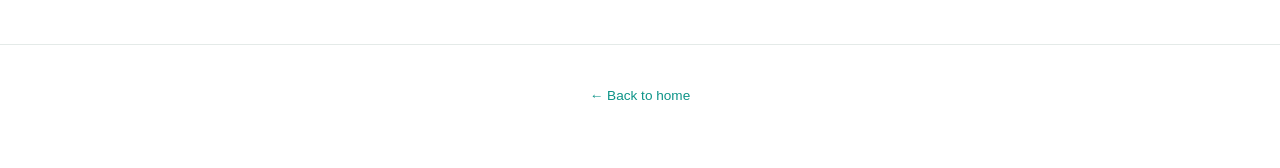
<file: power-board.html>
<!DOCTYPE html>
<html lang="en">
<head>
  <meta charset="UTF-8" />
  <meta name="viewport" content="width=device-width, initial-scale=1.0" />
  <title>Thunderbots Power Board (v3.6) · Robert Liu</title>
  <meta name="description" content="UBC Thunderbots power board (v3.6): battery system, multiple regulated rails, 240 V kicker supply discharged through a solenoid. LTSpice simulation, Cadence design, Altium stacked layout." />
  <link rel="stylesheet" href="style.css" />
</head>
<body>
  <nav>
    <div class="wrap">
      <a class="brand" href="/">Robert Liu</a>
      <div class="links"><a href="/#projects">← Projects</a></div>
    </div>
  </nav>

  <header class="hero">
    <div class="wrap">
      <span class="eyebrow">UBC Thunderbots · PCB</span>
      <h1>Power Board (v3.6)</h1>
      <p class="lead">The power and distribution board for UBC Thunderbots' autonomous soccer robots: it runs the whole robot's power, from a battery system and low-voltage logic rails up to a 240 V kicker supply.</p>
      <p class="meta">
        <b>Role:</b> Simulation · design · layout · v3.6 revision<br />
        <b>Team:</b> UBC Thunderbots (RoboCup Small Size League)<br />
        <b>Tools:</b> Altium · LTSpice · Cadence
      </p>
      <div class="actions">
        <a class="primary" href="https://github.com/UBC-Thunderbots/PCB_Power/blob/Power-v3.6/power-v3.6/pcb/power-v3.3.pdf" target="_blank" rel="noopener">Schematic (PDF) ↗</a>
        <a href="https://www.youtube.com/@UBCThunderbots" target="_blank" rel="noopener">Team ↗</a>
      </div>
    </div>
  </header>

  <main class="content wrap">
    <section>
      <h2>Overview</h2>
      <p>UBC Thunderbots builds fully autonomous soccer robots for the RoboCup Small Size League. The power board is the heart of the robot's electrical system: it takes the battery and generates every voltage the robot needs: logic rails, motor power, and a high-voltage supply for the kicker. It has to deliver all of that reliably, in a tight stacked form factor, without overheating under match load.</p>
    </section>

    <section>
      <h2>Architecture</h2>
      <figure class="figure">
        <svg viewBox="0 0 700 330" role="img" aria-label="Power board architecture block diagram">
          <defs>
            <marker id="ar" markerWidth="9" markerHeight="9" refX="7" refY="3" orient="auto">
              <path d="M0,0 L7,3 L0,6 Z" fill="#5a6b67" />
            </marker>
          </defs>
          <text x="16" y="20" fill="#45c7ab" font-family="monospace" font-size="12">POWER DISTRIBUTION</text>
          <g font-family="-apple-system, Segoe UI, sans-serif" font-size="13" fill="#cdd9d6" text-anchor="middle">
            <rect x="16"  y="34" width="130" height="46" rx="8" fill="#101617" stroke="#2b3a38"/>
            <text x="81"  y="62">Battery system</text>
            <rect x="200" y="34" width="180" height="46" rx="8" fill="#101617" stroke="#2b3a38"/>
            <text x="290" y="56">Regulation</text><text x="290" y="72" font-size="11" fill="#8b9a96">buck converters</text>
            <rect x="434" y="34" width="150" height="46" rx="8" fill="#101617" stroke="#2b3a38"/>
            <text x="509" y="56">Rails</text><text x="509" y="72" font-size="11" fill="#8b9a96">12 V · 5 V · 3.3 V</text>
            <rect x="404" y="108" width="240" height="42" rx="8" fill="#0e1618" stroke="#45c7ab"/>
            <text x="524" y="134" fill="#8fe6d3">INA226 · I²C current monitor</text>
          </g>
          <line x1="146" y1="57" x2="196" y2="57" stroke="#5a6b67" stroke-width="1.5" marker-end="url(#ar)"/>
          <line x1="380" y1="57" x2="430" y2="57" stroke="#5a6b67" stroke-width="1.5" marker-end="url(#ar)"/>
          <line x1="524" y1="108" x2="524" y2="84" stroke="#5a6b67" stroke-width="1.5" marker-end="url(#ar)"/>

          <text x="16" y="182" fill="#45c7ab" font-family="monospace" font-size="12">KICKER · HIGH VOLTAGE</text>
          <g font-family="-apple-system, Segoe UI, sans-serif" font-size="13" fill="#cdd9d6" text-anchor="middle">
            <rect x="16"  y="196" width="150" height="46" rx="8" fill="#101617" stroke="#2b3a38"/>
            <text x="91"  y="224">Flyback charger</text>
            <rect x="210" y="196" width="150" height="46" rx="8" fill="#0e1618" stroke="#ffb454"/>
            <text x="285" y="218" fill="#ffca7a">240 V capacitor</text><text x="285" y="234" font-size="11" fill="#8b9a96">bank</text>
            <rect x="404" y="196" width="180" height="46" rx="8" fill="#101617" stroke="#2b3a38"/>
            <text x="494" y="224">Solenoid (kick)</text>
            <rect x="210" y="268" width="230" height="42" rx="8" fill="#0e1618" stroke="#45c7ab"/>
            <text x="325" y="294" fill="#8fe6d3">Auto-discharge + HV sense</text>
          </g>
          <line x1="91"  y1="84"  x2="91"  y2="196" stroke="#5a6b67" stroke-width="1.5" marker-end="url(#ar)"/>
          <line x1="166" y1="219" x2="210" y2="219" stroke="#5a6b67" stroke-width="1.5" marker-end="url(#ar)"/>
          <line x1="360" y1="219" x2="404" y2="219" stroke="#5a6b67" stroke-width="1.5" marker-end="url(#ar)"/>
          <line x1="325" y1="268" x2="325" y2="242" stroke="#5a6b67" stroke-width="1.5" marker-end="url(#ar)"/>
        </svg>
        <figcaption>Board architecture: original diagram, drawn from the v3.6 schematic sheets.</figcaption>
      </figure>
    </section>

    <section>
      <h2>Board &amp; schematic</h2>
      <figure class="figure">
        <img src="images/power-board-3d.webp" alt="3D render of the power board in Altium: hexagonal board with two orange battery connectors at the top, the flyback transformer and inductors in the centre, output capacitors on the right, boot and reset buttons on the left, and high voltage warning markings on the lower corners" loading="lazy" />
        <figcaption>3D render: battery connectors up top, regulators and the flyback stage in the centre, high-voltage kicker section marked along the lower edges.</figcaption>
      </figure>
      <figure class="figure">
        <a href="images/power-board-flyback-schematic.webp" target="_blank" rel="noopener"><img src="images/power-board-flyback-schematic.webp" alt="Kicker charger schematic: an LT3750 capacitor charger controller drives a MOSFET and a 1:10 DA2034 flyback transformer from the 24 V rail, charging two 1000 µF 250 V capacitors on the isolated high-voltage side, with a 9 mΩ current sense resistor and a charge indicator LED" loading="lazy" /></a>
        <figcaption>Kicker charger: LT3750 flyback controller with a 1:10 DA2034 transformer charging the 2 × 1000 µF HV capacitor bank; a 9 mΩ sense resistor limits primary current to 8.6 A.</figcaption>
      </figure>
    </section>

    <section>
      <h2>What's on the board</h2>
      <ul>
        <li><b>Battery &amp; power levels</b>: takes the robot's battery and generates multiple regulated rails: 12 V and 5 V for power, plus a 3.3 V logic rail used by the IO board.</li>
        <li><b>High-voltage kicker</b>: a flyback converter charges a capacitor bank up to <b>240 V</b>, which is dumped through a <b>solenoid</b> to kick the ball, with high-voltage sensing and an <b>auto-discharge</b> safety circuit to bleed the caps down when idle.</li>
        <li><b>Current &amp; power telemetry</b>: INA226 monitors read rail current and power over an <b>I²C</b> bus, so the robot can watch its own power draw.</li>
        <li><b>Peripheral interfaces</b>: break-beam ball detection, the Geneva dribbler mechanism, and an MCU breakout.</li>
      </ul>
    </section>

    <section>
      <h2>My work</h2>
      <ul>
        <li><b>Simulation</b>: modelled and validated the power stages in LTSpice before committing to hardware.</li>
        <li><b>Design</b>: contributed to the circuit design in Cadence.</li>
        <li><b>Layout</b>: did the board layout in Altium, designing it as a <b>stacked board structure</b> to fit the robot's tight footprint.</li>
        <li><b>v3.6 revision</b>: resolving overheating hotspots and reliability issues so the board holds up under sustained load.</li>
      </ul>
    </section>

    <section>
      <h2>Tech</h2>
      <div class="tags">
        <span>PCB Layout</span>
        <span>Altium</span>
        <span>LTSpice</span>
        <span>Cadence</span>
        <span>Power Electronics</span>
        <span>240 V / Solenoid</span>
        <span>INA226 / I²C</span>
        <span>Thermal</span>
      </div>
    </section>
  </main>

  <footer><div class="wrap"><a href="/">← Back to home</a></div></footer>
</body>
</html>
</file>
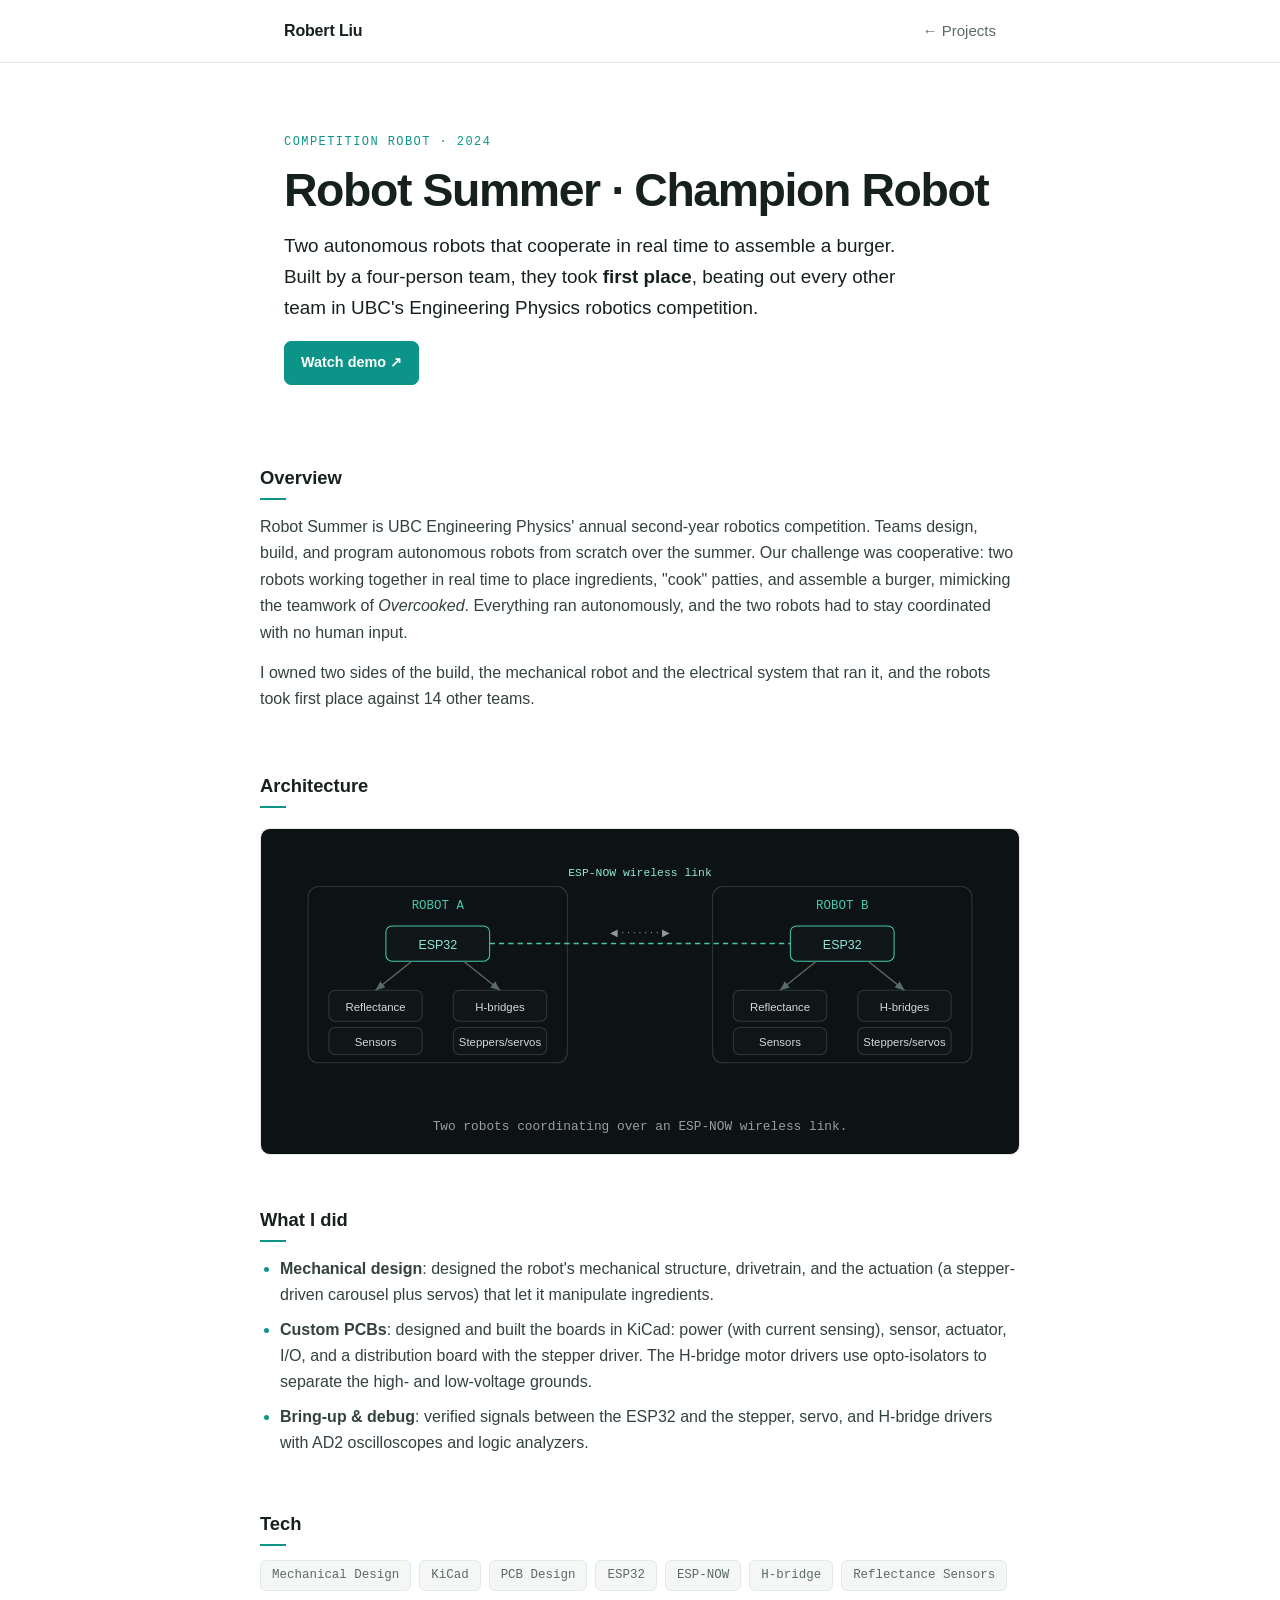
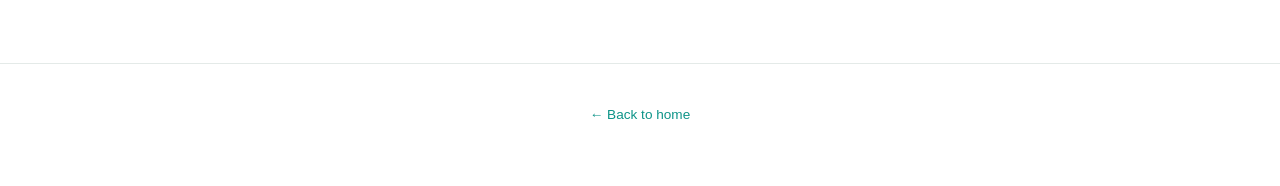
<file: robot-summer.html>
<!DOCTYPE html>
<html lang="en">
<head>
  <meta charset="UTF-8" />
  <meta name="viewport" content="width=device-width, initial-scale=1.0" />
  <title>Robot Summer · Robert Liu</title>
  <meta name="description" content="Robot Summer · two collaborating autonomous robots that won UBC's Engineering Physics competition; mechanical and electrical design by Robert Liu." />
  <link rel="stylesheet" href="style.css" />
</head>
<body>
  <nav>
    <div class="wrap">
      <a class="brand" href="/">Robert Liu</a>
      <div class="links"><a href="/#projects">← Projects</a></div>
    </div>
  </nav>

  <header class="hero">
    <div class="wrap">
      <span class="eyebrow">Competition robot · 2024</span>
      <h1>Robot Summer · Champion Robot</h1>
      <p class="lead">Two autonomous robots that cooperate in real time to assemble a burger. Built by a four-person team, they took <b>first place</b>, beating out every other team in UBC's Engineering Physics robotics competition.</p>
      <div class="actions">
        <a class="primary" href="https://www.youtube.com/watch?v=8mijFtf3gek" target="_blank" rel="noopener">Watch demo ↗</a>
      </div>
    </div>
  </header>

  <main class="content wrap">
    <section>
      <h2>Overview</h2>
      <p>Robot Summer is UBC Engineering Physics' annual second-year robotics competition. Teams design, build, and program autonomous robots from scratch over the summer. Our challenge was cooperative: two robots working together in real time to place ingredients, "cook" patties, and assemble a burger, mimicking the teamwork of <i>Overcooked</i>. Everything ran autonomously, and the two robots had to stay coordinated with no human input.</p>
      <p>I owned two sides of the build, the mechanical robot and the electrical system that ran it, and the robots took first place against 14 other teams.</p>
    </section>

    <section>
      <h2>Architecture</h2>
      <figure class="figure">
        <svg viewBox="0 0 700 250" role="img" aria-label="Two-robot system diagram">
          <defs>
            <marker id="ar3" markerWidth="9" markerHeight="9" refX="7" refY="3" orient="auto">
              <path d="M0,0 L7,3 L0,6 Z" fill="#5a6b67" />
            </marker>
          </defs>
          <g font-family="-apple-system, Segoe UI, sans-serif" font-size="12" fill="#cdd9d6" text-anchor="middle">
            <!-- Robot A -->
            <rect x="30" y="40" width="250" height="170" rx="10" fill="#0d1314" stroke="#2b3a38"/>
            <text x="155" y="62" fill="#45c7ab" font-family="monospace" font-size="12">ROBOT A</text>
            <rect x="105" y="78" width="100" height="34" rx="6" fill="#0e1618" stroke="#45c7ab"/>
            <text x="155" y="100" fill="#8fe6d3">ESP32</text>
            <rect x="50"  y="140" width="90" height="30" rx="6" fill="#101617" stroke="#2b3a38"/>
            <text x="95"  y="160" font-size="11">Reflectance</text>
            <rect x="170" y="140" width="90" height="30" rx="6" fill="#101617" stroke="#2b3a38"/>
            <text x="215" y="160" font-size="11">H-bridges</text>
            <rect x="50"  y="176" width="90" height="26" rx="6" fill="#101617" stroke="#2b3a38"/>
            <text x="95"  y="194" font-size="11">Sensors</text>
            <rect x="170" y="176" width="90" height="26" rx="6" fill="#101617" stroke="#2b3a38"/>
            <text x="215" y="194" font-size="11">Steppers/servos</text>
            <line x1="130" y1="112" x2="95" y2="140" stroke="#5a6b67" stroke-width="1.3" marker-end="url(#ar3)"/>
            <line x1="180" y1="112" x2="215" y2="140" stroke="#5a6b67" stroke-width="1.3" marker-end="url(#ar3)"/>

            <!-- Robot B -->
            <rect x="420" y="40" width="250" height="170" rx="10" fill="#0d1314" stroke="#2b3a38"/>
            <text x="545" y="62" fill="#45c7ab" font-family="monospace" font-size="12">ROBOT B</text>
            <rect x="495" y="78" width="100" height="34" rx="6" fill="#0e1618" stroke="#45c7ab"/>
            <text x="545" y="100" fill="#8fe6d3">ESP32</text>
            <rect x="440" y="140" width="90" height="30" rx="6" fill="#101617" stroke="#2b3a38"/>
            <text x="485" y="160" font-size="11">Reflectance</text>
            <rect x="560" y="140" width="90" height="30" rx="6" fill="#101617" stroke="#2b3a38"/>
            <text x="605" y="160" font-size="11">H-bridges</text>
            <rect x="440" y="176" width="90" height="26" rx="6" fill="#101617" stroke="#2b3a38"/>
            <text x="485" y="194" font-size="11">Sensors</text>
            <rect x="560" y="176" width="90" height="26" rx="6" fill="#101617" stroke="#2b3a38"/>
            <text x="605" y="194" font-size="11">Steppers/servos</text>
            <line x1="520" y1="112" x2="485" y2="140" stroke="#5a6b67" stroke-width="1.3" marker-end="url(#ar3)"/>
            <line x1="570" y1="112" x2="605" y2="140" stroke="#5a6b67" stroke-width="1.3" marker-end="url(#ar3)"/>

            <!-- ESP-NOW link -->
            <line x1="205" y1="95" x2="495" y2="95" stroke="#45c7ab" stroke-width="1.5" stroke-dasharray="5 4"/>
            <text x="350" y="30" fill="#8fe6d3" font-family="monospace" font-size="11">ESP-NOW wireless link</text>
            <text x="350" y="88" fill="#8b9a96" font-size="10">◀ · · · · · · · ▶</text>
          </g>
        </svg>
        <figcaption>Two robots coordinating over an ESP-NOW wireless link.</figcaption>
      </figure>
    </section>

    <section>
      <h2>What I did</h2>
      <ul>
        <li><b>Mechanical design</b>: designed the robot's mechanical structure, drivetrain, and the actuation (a stepper-driven carousel plus servos) that let it manipulate ingredients.</li>
        <li><b>Custom PCBs</b>: designed and built the boards in KiCad: power (with current sensing), sensor, actuator, I/O, and a distribution board with the stepper driver. The H-bridge motor drivers use opto-isolators to separate the high- and low-voltage grounds.</li>
        <li><b>Bring-up &amp; debug</b>: verified signals between the ESP32 and the stepper, servo, and H-bridge drivers with AD2 oscilloscopes and logic analyzers.</li>
      </ul>
    </section>

    <section>
      <h2>Tech</h2>
      <div class="tags">
        <span>Mechanical Design</span>
        <span>KiCad</span>
        <span>PCB Design</span>
        <span>ESP32</span>
        <span>ESP-NOW</span>
        <span>H-bridge</span>
        <span>Reflectance Sensors</span>
      </div>
    </section>
  </main>

  <footer><div class="wrap"><a href="/">← Back to home</a></div></footer>
</body>
</html>
</file>
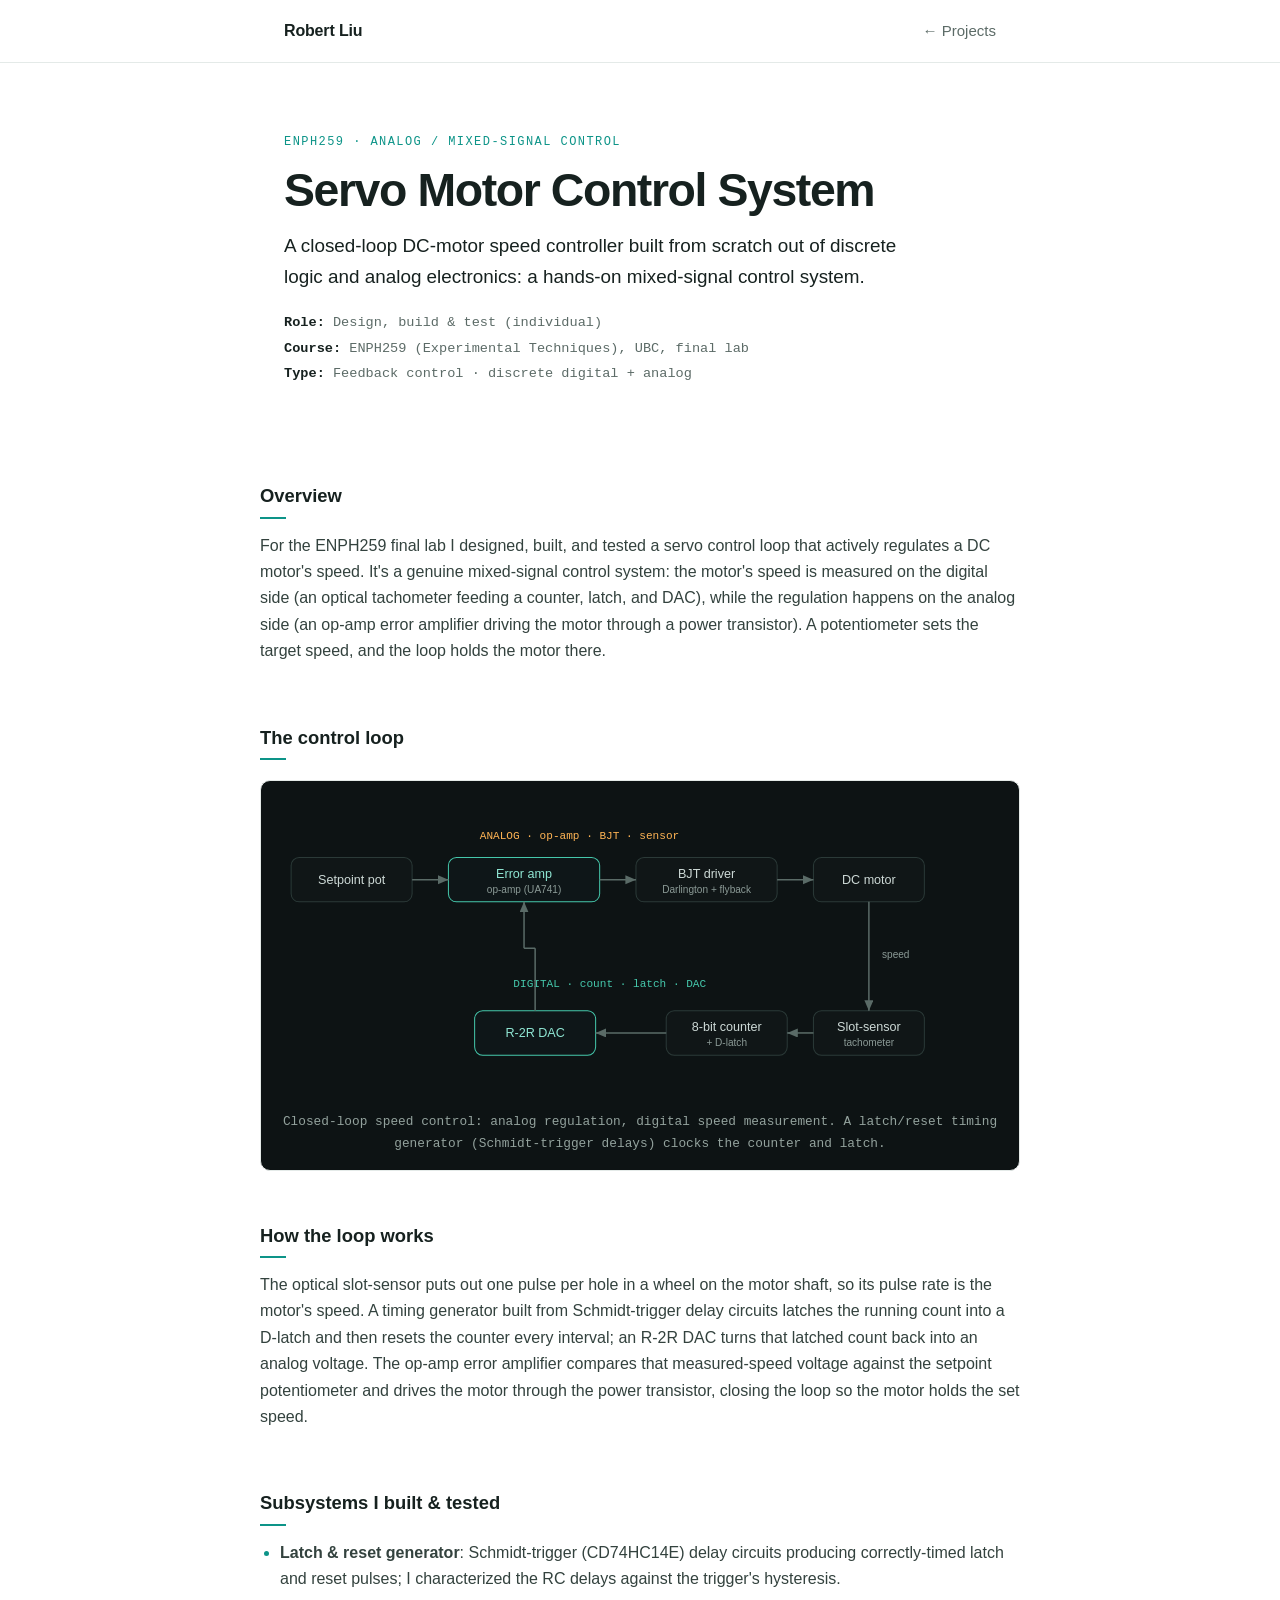
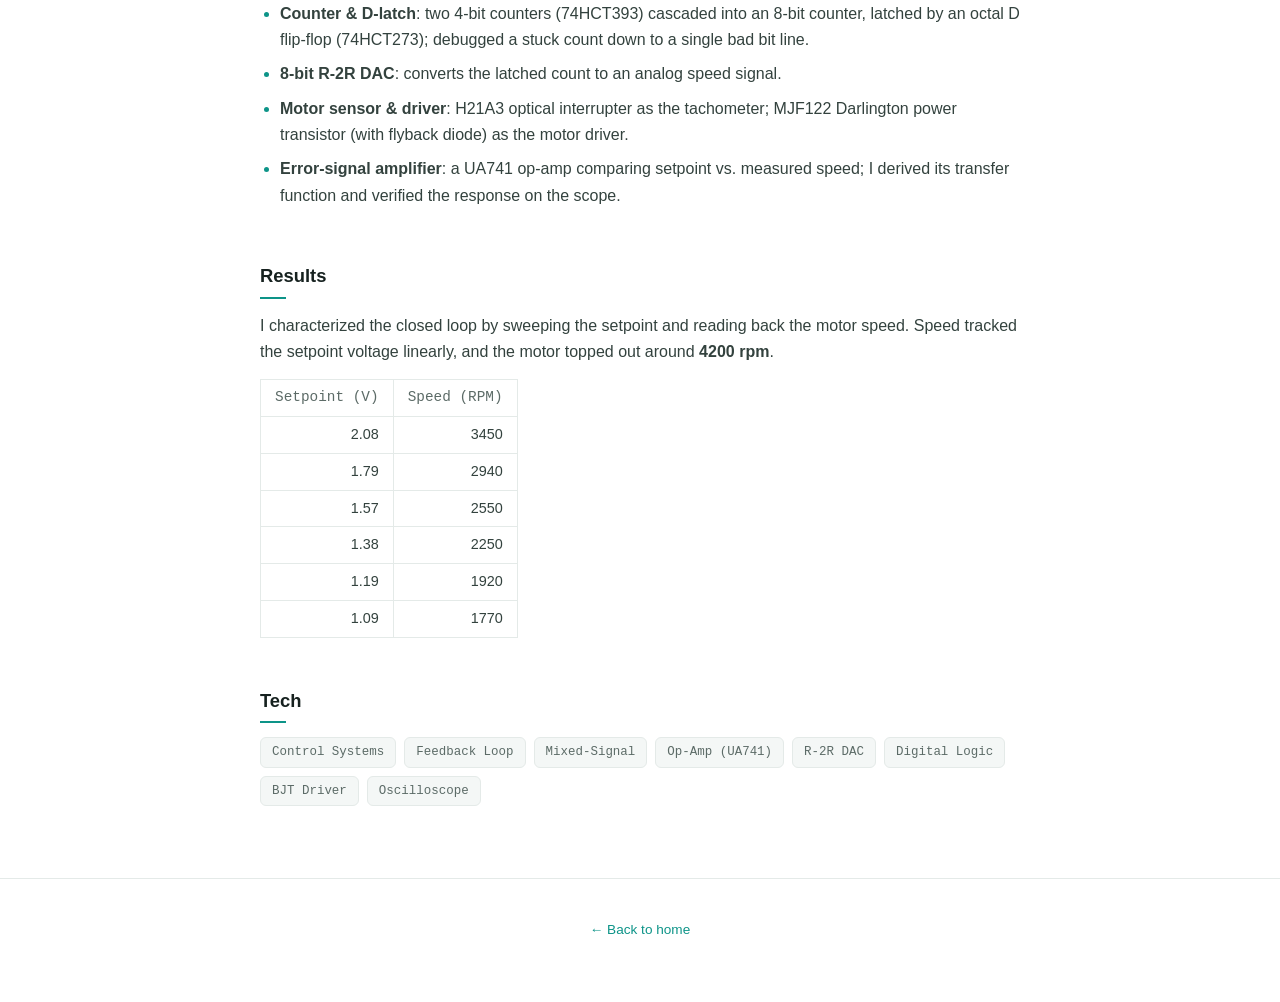
<file: servo-motor-lab.html>
<!DOCTYPE html>
<html lang="en">
<head>
  <meta charset="UTF-8" />
  <meta name="viewport" content="width=device-width, initial-scale=1.0" />
  <title>Servo Motor Control System (ENPH259) · Robert Liu</title>
  <meta name="description" content="ENPH259 final lab: a closed-loop DC motor speed controller built from discrete logic and analog electronics: optical tachometer, counter, R-2R DAC, op-amp error amplifier, BJT driver." />
  <link rel="stylesheet" href="style.css" />
</head>
<body>
  <nav>
    <div class="wrap">
      <a class="brand" href="/">Robert Liu</a>
      <div class="links"><a href="/#projects">← Projects</a></div>
    </div>
  </nav>

  <header class="hero">
    <div class="wrap">
      <span class="eyebrow">ENPH259 · Analog / mixed-signal control</span>
      <h1>Servo Motor Control System</h1>
      <p class="lead">A closed-loop DC-motor speed controller built from scratch out of discrete logic and analog electronics: a hands-on mixed-signal control system.</p>
      <p class="meta">
        <b>Role:</b> Design, build &amp; test (individual)<br />
        <b>Course:</b> ENPH259 (Experimental Techniques), UBC, final lab<br />
        <b>Type:</b> Feedback control · discrete digital + analog
      </p>
    </div>
  </header>

  <main class="content wrap">
    <section>
      <h2>Overview</h2>
      <p>For the ENPH259 final lab I designed, built, and tested a servo control loop that actively regulates a DC motor's speed. It's a genuine mixed-signal control system: the motor's speed is measured on the digital side (an optical tachometer feeding a counter, latch, and DAC), while the regulation happens on the analog side (an op-amp error amplifier driving the motor through a power transistor). A potentiometer sets the target speed, and the loop holds the motor there.</p>
    </section>

    <section>
      <h2>The control loop</h2>
      <figure class="figure">
        <svg viewBox="0 0 720 300" role="img" aria-label="Discrete servo speed-control loop diagram">
          <defs>
            <marker id="arv" markerWidth="9" markerHeight="9" refX="7" refY="3" orient="auto">
              <path d="M0,0 L7,3 L0,6 Z" fill="#5a6b67" />
            </marker>
          </defs>
          <text x="300" y="42" text-anchor="middle" fill="#ffb454" font-family="monospace" font-size="11">ANALOG · op-amp · BJT · sensor</text>
          <text x="330" y="188" text-anchor="middle" fill="#45c7ab" font-family="monospace" font-size="11">DIGITAL · count · latch · DAC</text>
          <g font-family="-apple-system, Segoe UI, sans-serif" font-size="12.5" fill="#cdd9d6" text-anchor="middle">
            <!-- forward path -->
            <rect x="14"  y="60" width="120" height="44" rx="8" fill="#101617" stroke="#2b3a38"/>
            <text x="74"  y="86">Setpoint pot</text>
            <rect x="170" y="60" width="150" height="44" rx="8" fill="#0e1618" stroke="#45c7ab"/>
            <text x="245" y="80" fill="#8fe6d3">Error amp</text><text x="245" y="95" font-size="10" fill="#8b9a96">op-amp (UA741)</text>
            <rect x="356" y="60" width="140" height="44" rx="8" fill="#101617" stroke="#2b3a38"/>
            <text x="426" y="80">BJT driver</text><text x="426" y="95" font-size="10" fill="#8b9a96">Darlington + flyback</text>
            <rect x="532" y="60" width="110" height="44" rx="8" fill="#101617" stroke="#2b3a38"/>
            <text x="587" y="86">DC motor</text>

            <!-- feedback path -->
            <rect x="532" y="212" width="110" height="44" rx="8" fill="#101617" stroke="#2b3a38"/>
            <text x="587" y="232">Slot-sensor</text><text x="587" y="247" font-size="10" fill="#8b9a96">tachometer</text>
            <rect x="386" y="212" width="120" height="44" rx="8" fill="#101617" stroke="#2b3a38"/>
            <text x="446" y="232">8-bit counter</text><text x="446" y="247" font-size="10" fill="#8b9a96">+ D-latch</text>
            <rect x="196" y="212" width="120" height="44" rx="8" fill="#0e1618" stroke="#45c7ab"/>
            <text x="256" y="238" fill="#8fe6d3">R-2R DAC</text>
          </g>
          <!-- forward arrows -->
          <line x1="134" y1="82" x2="170" y2="82" stroke="#5a6b67" stroke-width="1.5" marker-end="url(#arv)"/>
          <line x1="320" y1="82" x2="356" y2="82" stroke="#5a6b67" stroke-width="1.5" marker-end="url(#arv)"/>
          <line x1="496" y1="82" x2="532" y2="82" stroke="#5a6b67" stroke-width="1.5" marker-end="url(#arv)"/>
          <!-- feedback arrows -->
          <line x1="587" y1="104" x2="587" y2="212" stroke="#5a6b67" stroke-width="1.5" marker-end="url(#arv)"/>
          <text x="600" y="160" fill="#8b9a96" font-size="10" text-anchor="start">speed</text>
          <line x1="532" y1="234" x2="506" y2="234" stroke="#5a6b67" stroke-width="1.5" marker-end="url(#arv)"/>
          <line x1="386" y1="234" x2="316" y2="234" stroke="#5a6b67" stroke-width="1.5" marker-end="url(#arv)"/>
          <line x1="256" y1="212" x2="256" y2="150" stroke="#5a6b67" stroke-width="1.5"/>
          <line x1="256" y1="150" x2="245" y2="150" stroke="#5a6b67" stroke-width="1.5"/>
          <line x1="245" y1="150" x2="245" y2="104" stroke="#5a6b67" stroke-width="1.5" marker-end="url(#arv)"/>
        </svg>
        <figcaption>Closed-loop speed control: analog regulation, digital speed measurement. A latch/reset timing generator (Schmidt-trigger delays) clocks the counter and latch.</figcaption>
      </figure>
    </section>

    <section>
      <h2>How the loop works</h2>
      <p>The optical slot-sensor puts out one pulse per hole in a wheel on the motor shaft, so its pulse rate is the motor's speed. A timing generator built from Schmidt-trigger delay circuits latches the running count into a D-latch and then resets the counter every interval; an R-2R DAC turns that latched count back into an analog voltage. The op-amp error amplifier compares that measured-speed voltage against the setpoint potentiometer and drives the motor through the power transistor, closing the loop so the motor holds the set speed.</p>
    </section>

    <section>
      <h2>Subsystems I built &amp; tested</h2>
      <ul>
        <li><b>Latch &amp; reset generator</b>: Schmidt-trigger (CD74HC14E) delay circuits producing correctly-timed latch and reset pulses; I characterized the RC delays against the trigger's hysteresis.</li>
        <li><b>Counter &amp; D-latch</b>: two 4-bit counters (74HCT393) cascaded into an 8-bit counter, latched by an octal D flip-flop (74HCT273); debugged a stuck count down to a single bad bit line.</li>
        <li><b>8-bit R-2R DAC</b>: converts the latched count to an analog speed signal.</li>
        <li><b>Motor sensor &amp; driver</b>: H21A3 optical interrupter as the tachometer; MJF122 Darlington power transistor (with flyback diode) as the motor driver.</li>
        <li><b>Error-signal amplifier</b>: a UA741 op-amp comparing setpoint vs. measured speed; I derived its transfer function and verified the response on the scope.</li>
      </ul>
    </section>

    <section>
      <h2>Results</h2>
      <p>I characterized the closed loop by sweeping the setpoint and reading back the motor speed. Speed tracked the setpoint voltage linearly, and the motor topped out around <b>4200 rpm</b>.</p>
      <table class="data">
        <tr><th>Setpoint (V)</th><th>Speed (RPM)</th></tr>
        <tr><td>2.08</td><td>3450</td></tr>
        <tr><td>1.79</td><td>2940</td></tr>
        <tr><td>1.57</td><td>2550</td></tr>
        <tr><td>1.38</td><td>2250</td></tr>
        <tr><td>1.19</td><td>1920</td></tr>
        <tr><td>1.09</td><td>1770</td></tr>
      </table>
    </section>

    <section>
      <h2>Tech</h2>
      <div class="tags">
        <span>Control Systems</span>
        <span>Feedback Loop</span>
        <span>Mixed-Signal</span>
        <span>Op-Amp (UA741)</span>
        <span>R-2R DAC</span>
        <span>Digital Logic</span>
        <span>BJT Driver</span>
        <span>Oscilloscope</span>
      </div>
    </section>
  </main>

  <footer><div class="wrap"><a href="/">← Back to home</a></div></footer>
</body>
</html>
</file>
<file: style.css>
/* Shared styles for project detail pages */
:root {
  --bg:      #ffffff;
  --panel:   #f4f7f6;
  --text:    #16211f;
  --muted:   #5c6b67;
  --line:    #e4eae8;
  --accent:  #0d9488;
  --prose:   #33423e;
  --max: 760px;
  --mono: ui-monospace, "SF Mono", "JetBrains Mono", Menlo, Consolas, monospace;
  --sans: -apple-system, BlinkMacSystemFont, "Segoe UI", Inter, Roboto, Helvetica, Arial, sans-serif;
}
* { box-sizing: border-box; }
html { scroll-behavior: smooth; }
body {
  margin: 0; background: var(--bg); color: var(--text);
  font-family: var(--sans); line-height: 1.65; -webkit-font-smoothing: antialiased;
}
.wrap { max-width: var(--max); margin: 0 auto; padding: 0 24px; }

nav {
  position: sticky; top: 0; z-index: 20;
  background: color-mix(in srgb, var(--bg) 85%, transparent);
  backdrop-filter: blur(10px); border-bottom: 1px solid var(--line);
}
nav .wrap { display: flex; align-items: center; justify-content: space-between; height: 62px; }
nav .brand { font-weight: 600; letter-spacing: -0.01em; color: var(--text); text-decoration: none; }
nav .links a { font-size: 0.94rem; color: var(--muted); text-decoration: none; }
nav .links a:hover { color: var(--accent); }

.hero { padding: 64px 0 8px; }
.hero .eyebrow {
  font-family: var(--mono); font-size: 0.75rem; letter-spacing: 0.12em;
  text-transform: uppercase; color: var(--accent);
}
.hero h1 { font-size: clamp(2rem, 5vw, 2.9rem); letter-spacing: -0.03em; line-height: 1.08; margin: 12px 0 14px; }
.hero .lead { font-size: 1.18rem; color: var(--text); margin: 0 0 18px; max-width: 640px; }
.hero .meta { font-family: var(--mono); color: var(--muted); font-size: 0.85rem; margin: 0 0 24px; line-height: 1.9; }
.hero .meta b { color: var(--text); font-weight: 600; }

.actions { display: flex; flex-wrap: wrap; gap: 10px; margin-bottom: 8px; }
.actions a {
  font-size: 0.9rem; text-decoration: none; padding: 9px 16px; border-radius: 7px;
  border: 1px solid var(--line); color: var(--text); background: var(--panel);
}
.actions a.primary { background: var(--accent); color: #ffffff; border-color: var(--accent); font-weight: 600; }
.actions a:hover { border-color: var(--accent); }
.actions a.primary:hover { opacity: 0.9; }

main.content { padding: 40px 0 20px; }
main.content section { padding: 22px 0; }
main.content h2 {
  font-size: 1.15rem; margin: 0 0 14px; font-weight: 650;
  display: inline-block; position: relative; padding-bottom: 7px;
}
main.content h2::after { content: ""; position: absolute; left: 0; bottom: 0; width: 26px; height: 2px; background: var(--accent); }
main.content p { margin: 0 0 14px; color: var(--prose); }
main.content ul { margin: 0; padding-left: 20px; }
main.content ul li { color: var(--prose); margin-bottom: 8px; }
main.content ul li::marker { color: var(--accent); }

.tags { display: flex; flex-wrap: wrap; gap: 8px; }
.tags span {
  font-family: var(--mono); font-size: 0.78rem; color: var(--muted);
  border: 1px solid var(--line); background: var(--panel); border-radius: 6px; padding: 4px 11px;
}

.note { color: var(--muted); font-size: 0.9rem; }

/* Figures / diagrams */
.figure { margin: 6px 0; border: 1px solid var(--line); border-radius: 10px; background: #0d1314; padding: 16px; }
.figure svg { width: 100%; height: auto; display: block; }
.figure img { width: 100%; height: auto; display: block; border-radius: 6px; }
.figure.narrow img { max-width: 460px; margin: 0 auto; }
.figure + .figure { margin-top: 16px; }
.figure figcaption { color: #93a29d; font-size: 0.8rem; margin-top: 12px; text-align: center; font-family: var(--mono); }

/* Embedded documents */
.doc { margin: 6px 0 20px; border: 1px solid var(--line); border-radius: 10px; background: #0d1314; overflow: hidden; }
.doc .doc-head { display: flex; flex-wrap: wrap; align-items: center; justify-content: space-between; gap: 8px; padding: 10px 14px; border-bottom: 1px solid var(--line); }
.doc .doc-head b { color: var(--prose); font-size: 0.95rem; }
.doc .doc-head a { color: var(--accent); text-decoration: none; font-family: var(--mono); font-size: 0.8rem; margin-left: 14px; }
.doc .doc-head a:hover { text-decoration: underline; }
.doc iframe { display: block; width: 100%; height: 640px; border: 0; background: #fff; }
@media (max-width: 640px) { .doc iframe { height: 480px; } }

/* Link lists */
.linklist { list-style: none; padding: 0; margin: 0; }
.linklist li { margin-bottom: 7px; padding-left: 16px; position: relative; }
.linklist li::before { content: "→"; position: absolute; left: 0; color: var(--accent); }
.linklist a { color: var(--accent); text-decoration: none; }
.linklist a:hover { text-decoration: underline; }
.linklist .desc { color: var(--muted); }

/* Data table */
table.data { border-collapse: collapse; font-size: 0.9rem; margin: 4px 0; }
table.data th, table.data td { border: 1px solid var(--line); padding: 6px 14px; text-align: right; }
table.data th { color: var(--muted); font-family: var(--mono); font-weight: 500; }
table.data td { color: var(--prose); }

footer { padding: 40px 0 60px; margin-top: 30px; color: var(--muted); font-size: 0.85rem; text-align: center; border-top: 1px solid var(--line); }
footer a { color: var(--accent); text-decoration: none; }
</file>
